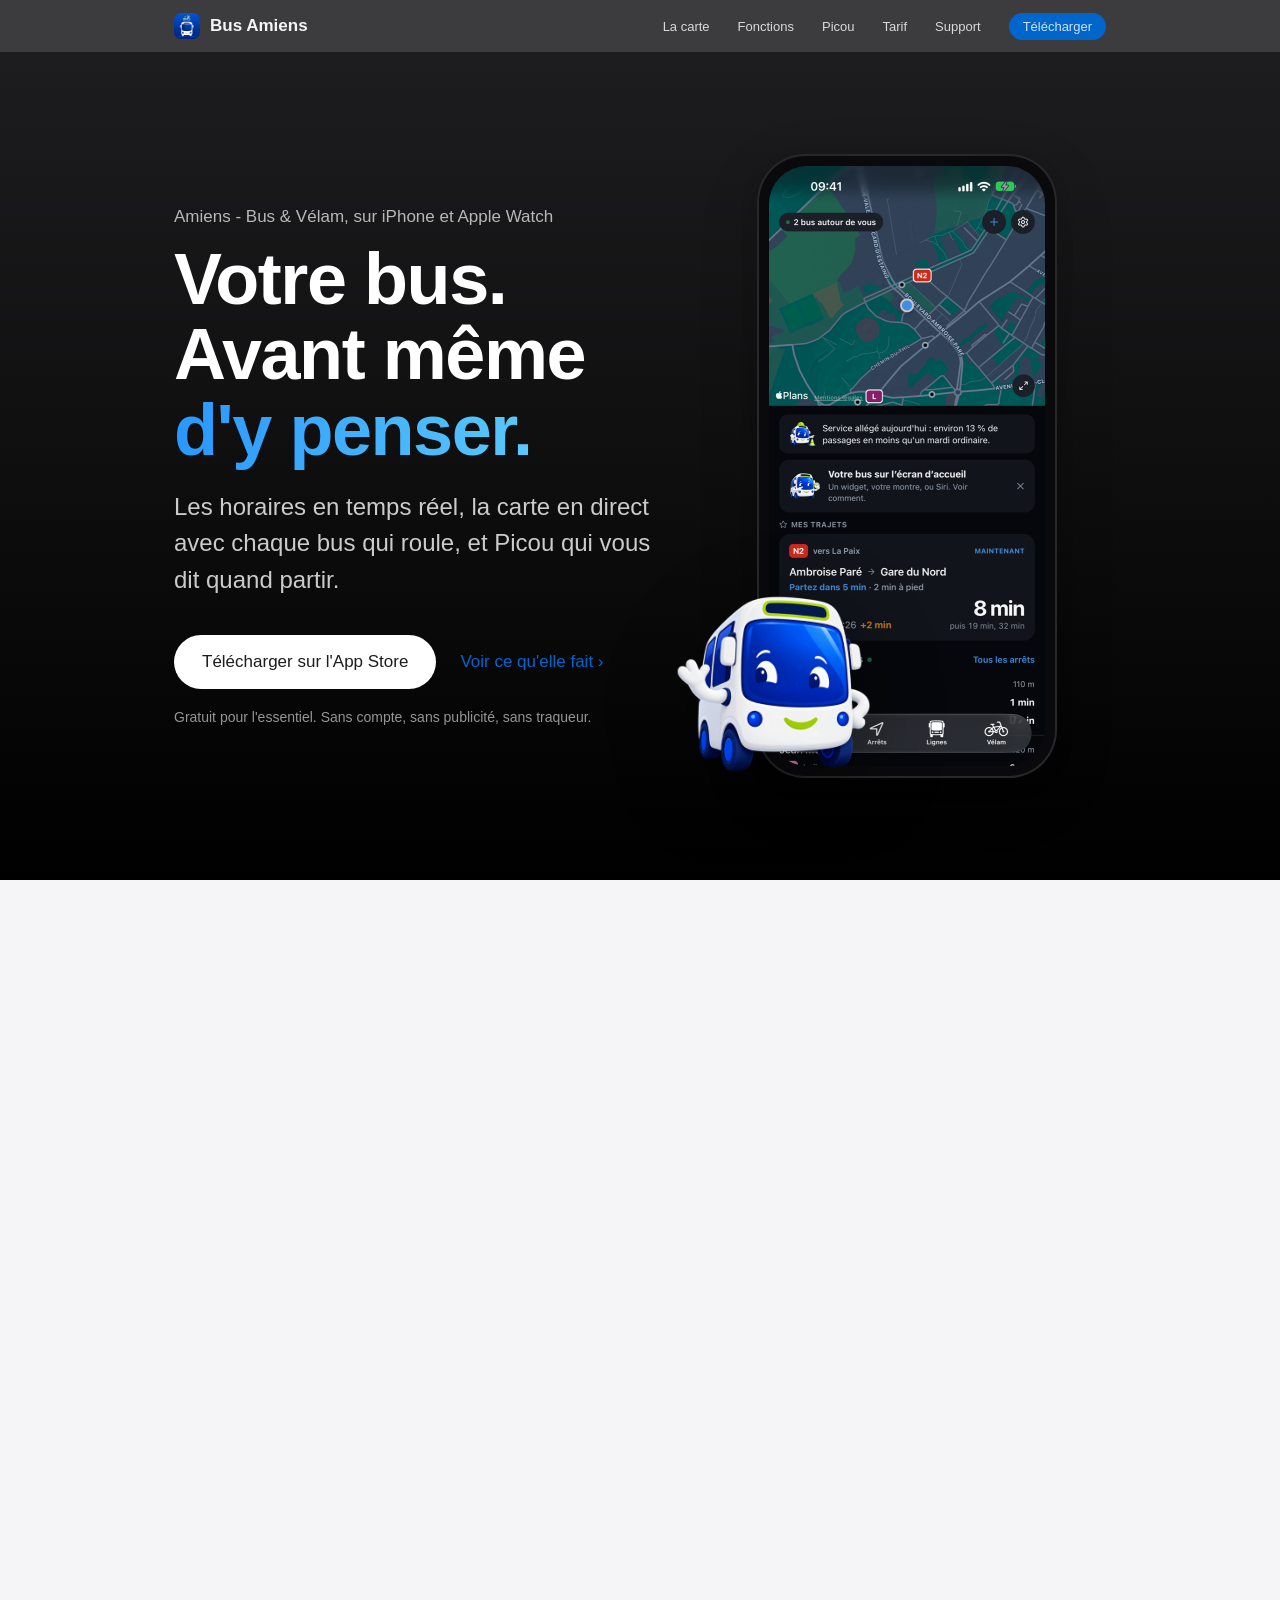
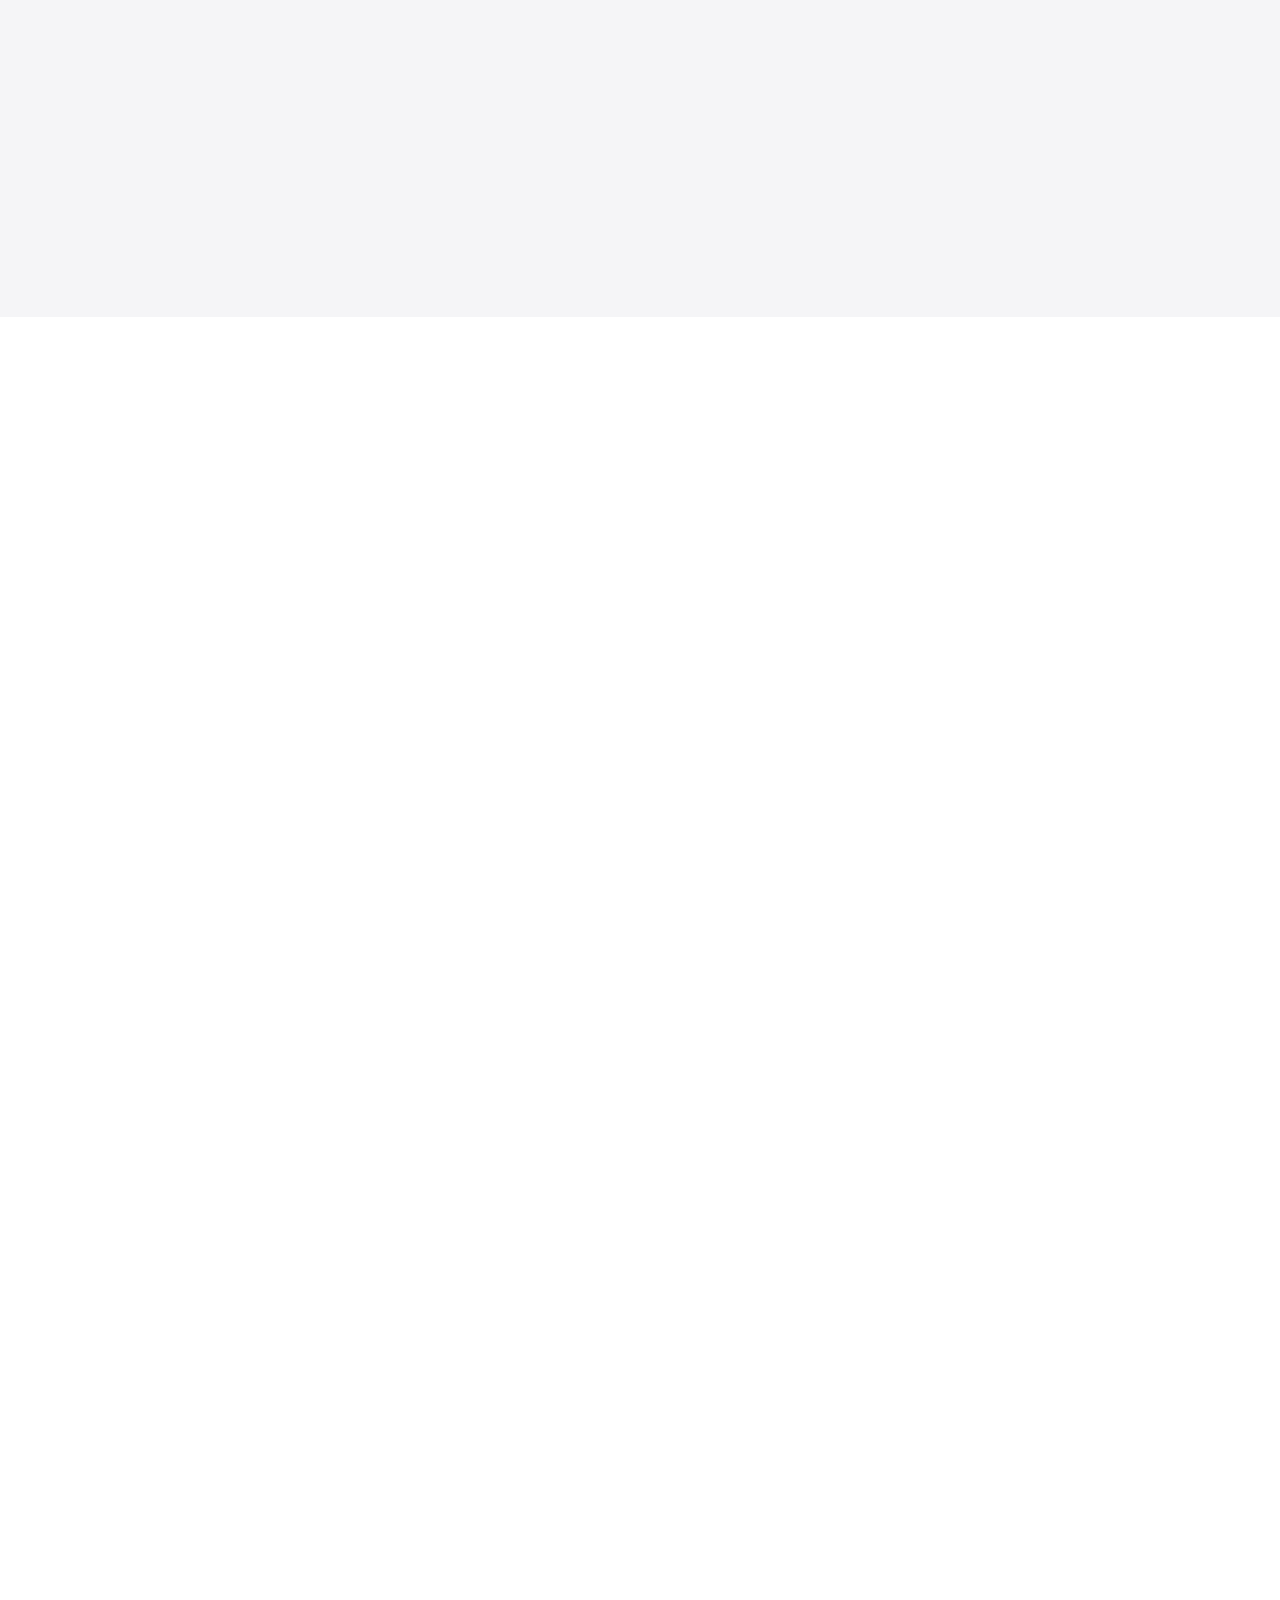
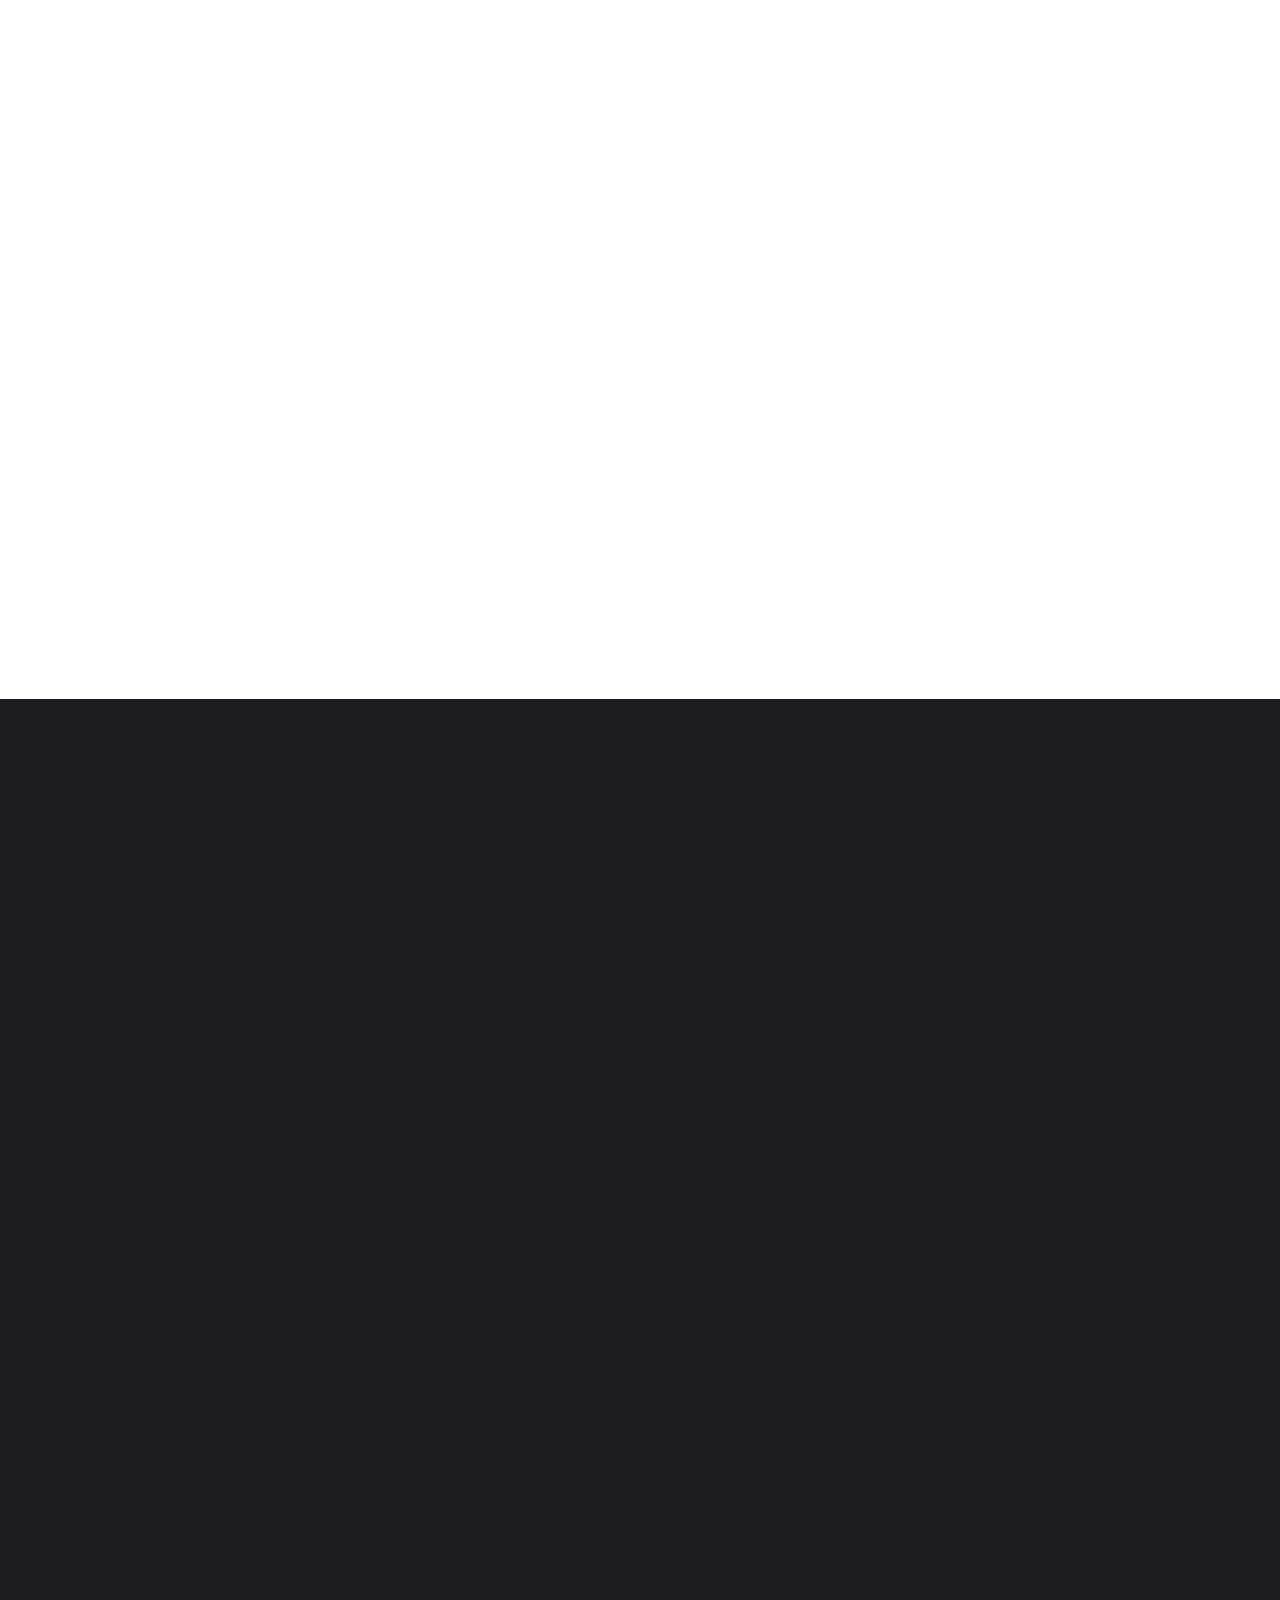
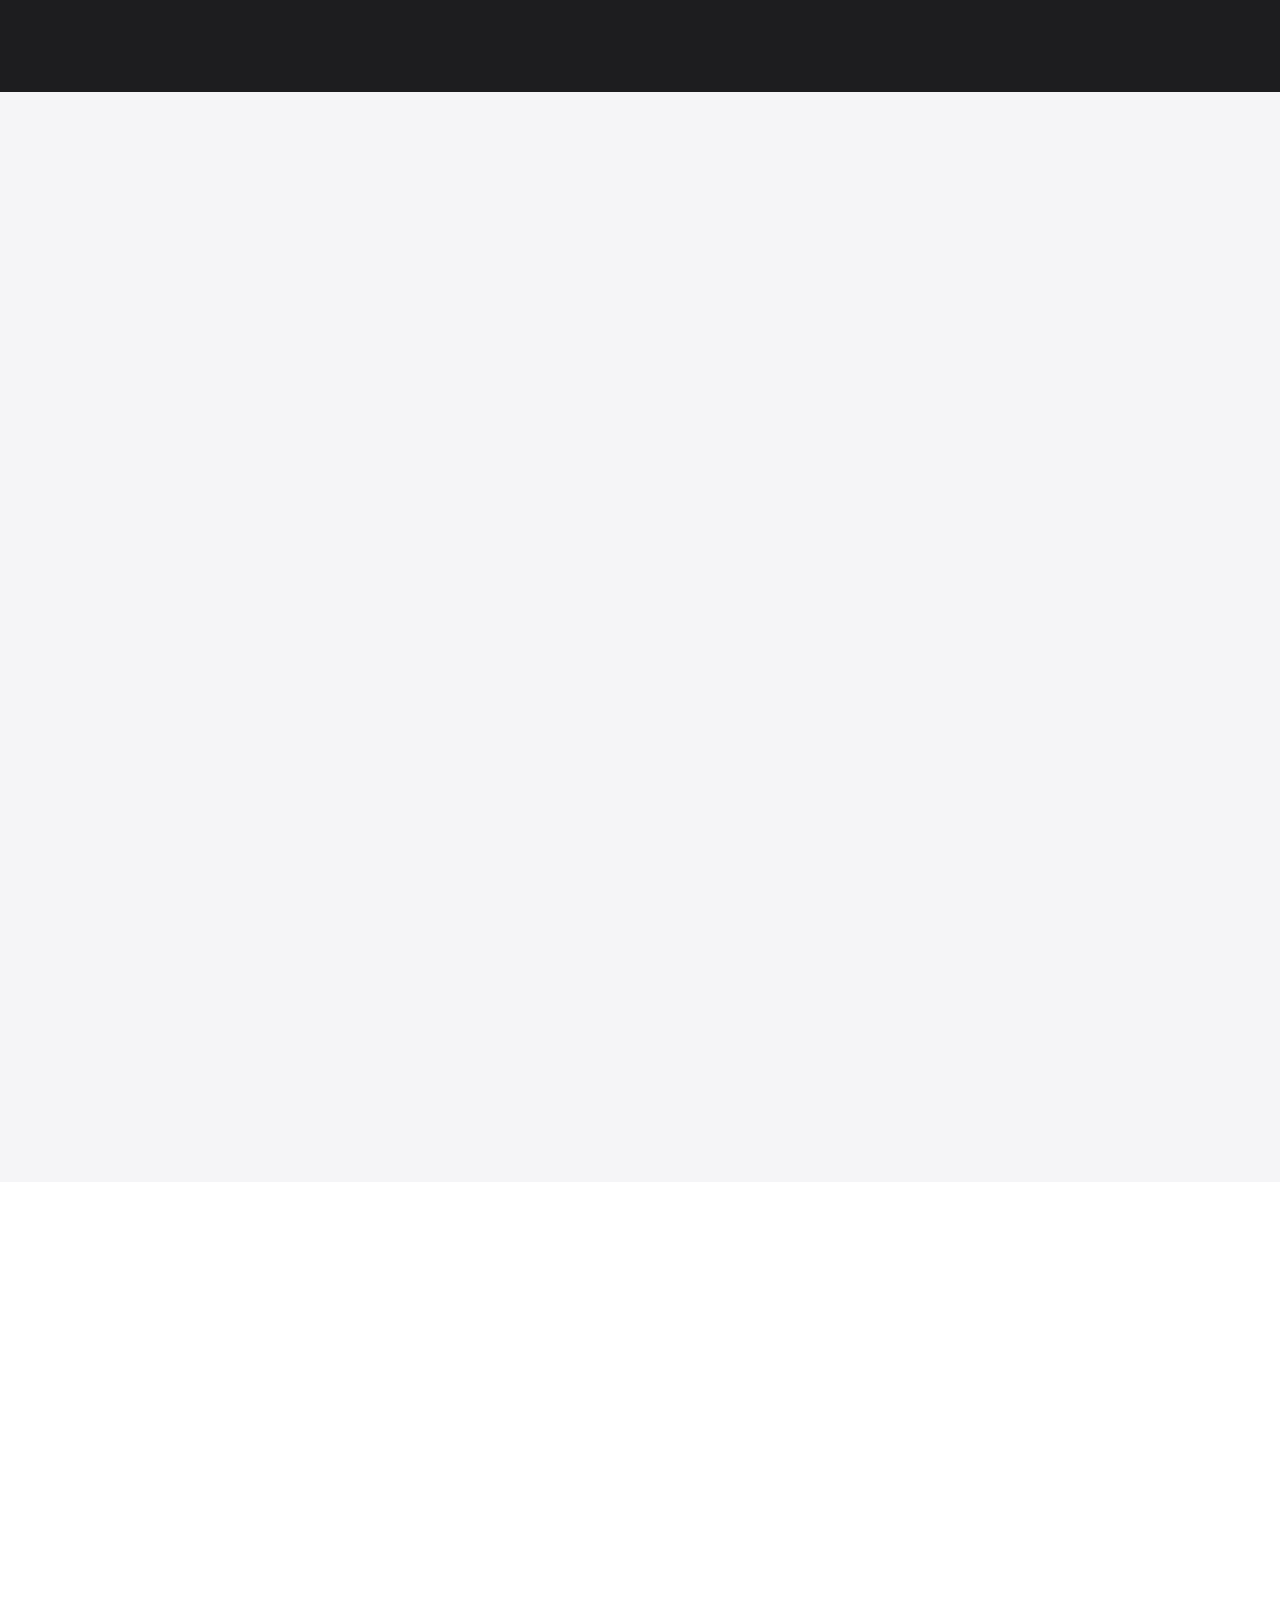
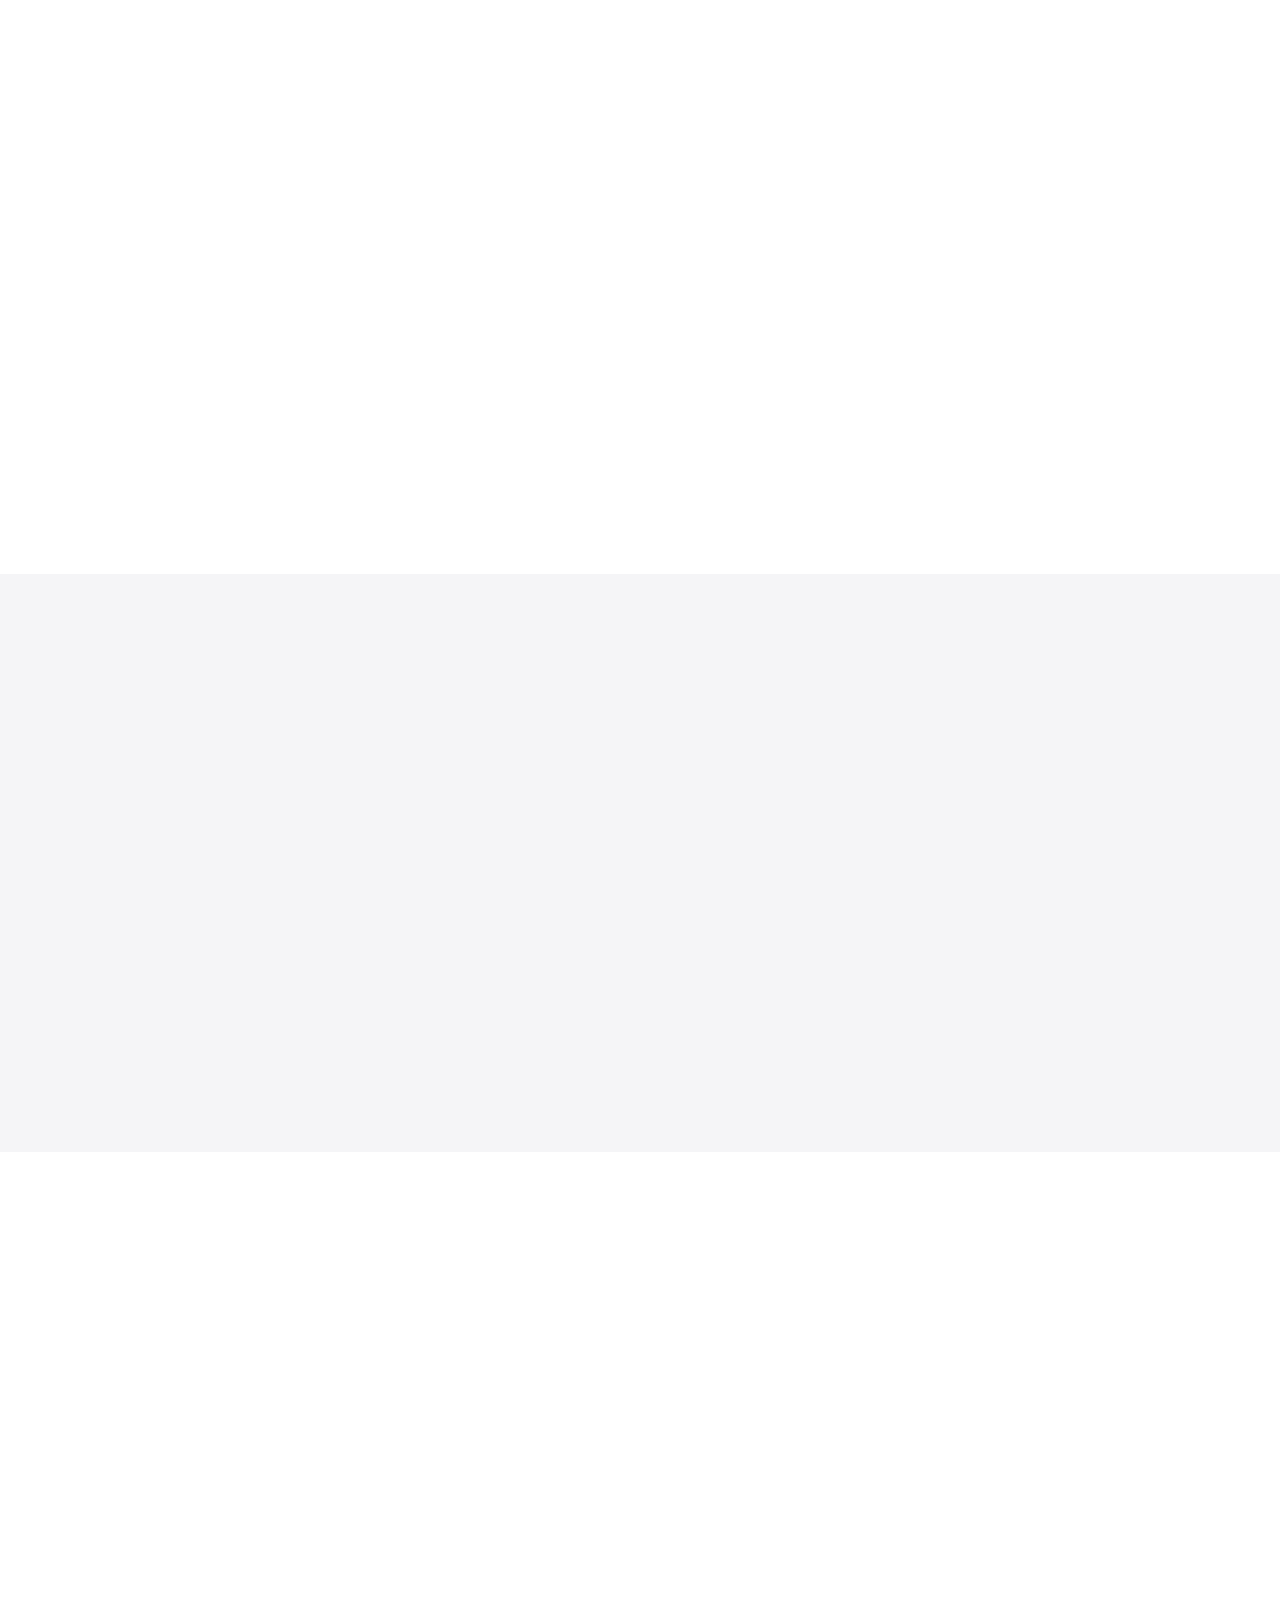
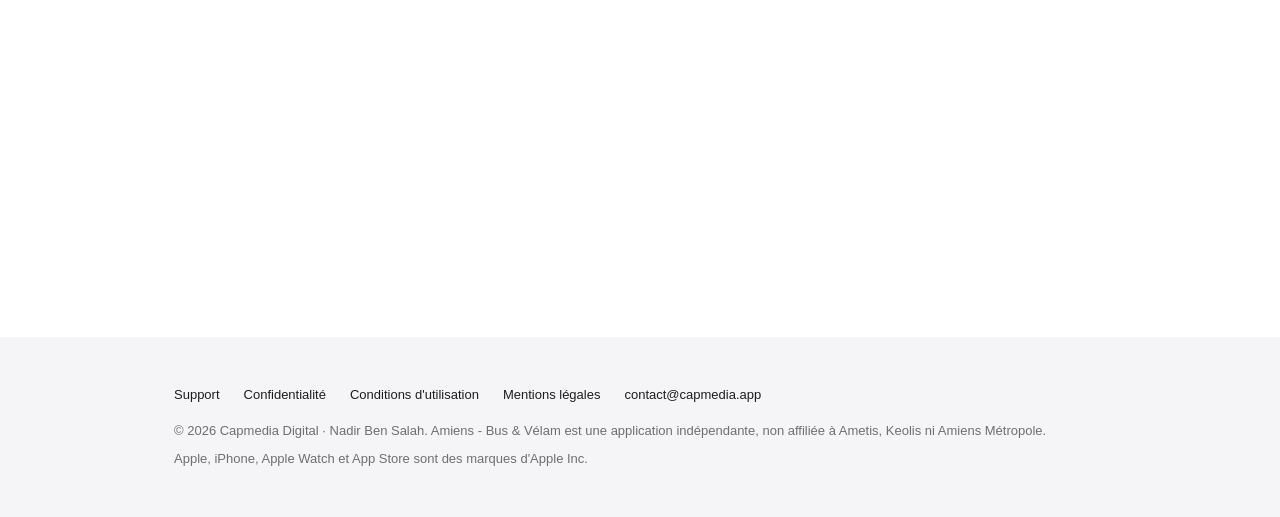
<file: index.html>
<!DOCTYPE html>
<html lang="fr">
<head>
  <meta charset="utf-8">
  <meta name="viewport" content="width=device-width, initial-scale=1">
  <meta http-equiv="Content-Security-Policy" content="default-src 'none'; img-src 'self'; style-src 'self'; script-src 'self'; base-uri 'none'; form-action 'none'">
  <meta name="referrer" content="strict-origin-when-cross-origin">

  <title>Bus Amiens : votre bus, avant même d'y penser</title>
  <meta name="description" content="Les horaires en temps réel des bus d'Amiens, la carte en direct avec chaque bus qui roule, et Picou, le compagnon qui vous dit quand partir. Sans compte, sans pub. Sur iPhone et Apple Watch.">
  <link rel="canonical" href="https://nadir-bensalah.github.io/bus-amiens-site/">

  <meta property="og:type" content="website">
  <meta property="og:site_name" content="Bus Amiens">
  <meta property="og:locale" content="fr_FR">
  <meta property="og:title" content="Bus Amiens : votre bus, avant même d'y penser">
  <meta property="og:description" content="Horaires en temps réel, carte en direct, et Picou qui vous dit quand partir. Sans compte, sans pub.">
  <meta property="og:url" content="https://nadir-bensalah.github.io/bus-amiens-site/">
  <meta property="og:image" content="https://nadir-bensalah.github.io/bus-amiens-site/assets/img/icone.png">
  <meta name="twitter:card" content="summary">

  <meta name="theme-color" content="#1D1D1F">
  <link rel="icon" href="assets/img/favicon.png" type="image/png">
  <link rel="apple-touch-icon" href="assets/img/apple-touch-icon.png">
  <link rel="stylesheet" href="assets/css/site.css">
  <script src="assets/js/site.js" defer></script>

  <script type="application/ld+json">
  {
    "@context": "https://schema.org",
    "@type": ["SoftwareApplication", "MobileApplication"],
    "name": "Amiens - Bus & Vélam",
    "alternateName": "Bus Amiens",
    "description": "Les horaires en temps réel des bus d'Amiens, la carte en direct, et Picou, le compagnon qui vous dit quand partir. Sans compte, sans publicité.",
    "url": "https://nadir-bensalah.github.io/bus-amiens-site/",
    "image": "https://nadir-bensalah.github.io/bus-amiens-site/assets/img/icone.png",
    "operatingSystem": "iOS 15.1 ou ultérieur",
    "applicationCategory": "TravelApplication",
    "inLanguage": "fr",
    "installUrl": "https://apps.apple.com/app/id6802407427",
    "countriesSupported": "FR",
    "publisher": { "@type": "Organization", "name": "Capmedia Digital", "email": "contact@capmedia.app" },
    "offers": {
      "@type": "AggregateOffer",
      "priceCurrency": "EUR",
      "lowPrice": "0",
      "highPrice": "3.99",
      "offerCount": "2",
      "offers": [
        { "@type": "Offer", "name": "Gratuit", "price": "0", "priceCurrency": "EUR", "description": "Horaires, temps réel, carte en direct, arrêts, lignes, Vélam et Picou, pour toujours." },
        { "@type": "Offer", "name": "Tout débloqué, à vie", "price": "3.99", "priceCurrency": "EUR", "description": "Partez à l'heure, réveil de descente, suivi sur l'écran verrouillé, widgets, Apple Watch, alertes. Un seul paiement." }
      ]
    }
  }
  </script>
</head>
<body>

<header class="nav">
  <div class="apple-content nav__inner">
    <a class="nav__brand" href="./"><img src="assets/img/icone.png" alt="" width="26" height="26">Bus Amiens</a>
    <ul class="nav__links">
      <li><a href="#carte">La carte</a></li>
      <li><a href="#fonctions">Fonctions</a></li>
      <li><a href="#picou">Picou</a></li>
      <li><a href="#tarif">Tarif</a></li>
      <li><a href="support.html">Support</a></li>
      <li><a class="nav__cta" href="https://apps.apple.com/app/id6802407427">Télécharger</a></li>
    </ul>
  </div>
</header>

<main>

  <section class="hero">
    <div class="apple-content hero__content">
      <div>
        <p class="hero__eyebrow">Amiens - Bus &amp; Vélam, sur iPhone et Apple Watch</p>
        <h1 class="hero__headline">Votre bus.<br>Avant même <span>d'y penser.</span></h1>
        <p class="hero__subtitle">Les horaires en temps réel, la carte en direct avec chaque bus qui roule, et Picou qui vous dit quand partir.</p>
        <div class="hero__cta">
          <a class="btn btn--light" href="https://apps.apple.com/app/id6802407427">Télécharger sur l'App Store</a>
          <a class="link-arrow" href="#fonctions">Voir ce qu'elle fait</a>
        </div>
        <p class="hero__note">Gratuit pour l'essentiel. Sans compte, sans publicité, sans traqueur.</p>
      </div>
      <div class="hero__visual">
        <div class="phone"><img src="assets/img/ecran-accueil-sombre.png" alt="L'accueil de l'application : la carte en direct en haut, puis le prochain départ du trajet enregistré avec l'heure à laquelle partir." width="1200" height="2608"></div>
        <img class="hero__mascotte" src="assets/img/mascotte-bienvenue.png" alt="" width="480" height="480">
      </div>
    </div>
  </section>

  <section id="carte" class="apple-section section--gray">
    <div class="apple-content">
      <div class="section__head reveal">
        <h2 class="section__title">La carte. En direct.</h2>
        <p class="section__lead">Chaque bus d'Amiens, représenté par Picou, avance sur la carte en temps réel. Vos lignes tracées dans leur couleur, vos arrêts encadrés. Un tap, et la carte prend tout l'écran.</p>
      </div>
      <div class="split reveal">
        <div class="split__visual"><div class="phone"><img src="assets/img/ecran-carte.png" alt="La carte en plein écran : le tracé rouge du N2, les arrêts encadrés, et les mascottes qui roulent." width="1200" height="2608"></div></div>
        <div class="split__text">
          <h3>Il est où, mon bus ?</h3>
          <p>Le réseau publie la position des bus toutes les quinze secondes. L'app les fait rouler entre deux, à leur vitesse, le long de leur ligne. On regarde un bus qui avance, pas un point qui saute.</p>
          <p>Touchez un arrêt : ses lignes, ses prochains passages, sans quitter la carte.</p>
        </div>
      </div>
    </div>
  </section>

  <section id="fonctions" class="apple-section">
    <div class="apple-content">
      <div class="section__head reveal">
        <h2 class="section__title">Partez à l'heure. Descendez au bon arrêt.</h2>
        <p class="section__lead">Les apps de transport donnent l'heure du bus. Celle-ci donne l'heure à laquelle fermer la porte.</p>
      </div>
      <div class="split split--reverse reveal">
        <div class="split__visual"><div class="phone"><img src="assets/img/ecran-trajet.png" alt="La fiche d'un trajet : les prochains départs avec l'heure d'arrivée, « Partez dans 2 min », le bouton Je cours et le réveil de descente." width="1200" height="2608"></div></div>
        <div class="split__text">
          <h3>« Partez dans 6 min. »</h3>
          <p>L'app sait où vous êtes, où est votre arrêt et quand passe votre bus. Elle compte le temps de marche, à votre allure, et vous dit quand partir. Une alerte sonne à l'heure de partir, pas à l'heure du bus.</p>
          <p>Si le prochain est trop juste, elle vise le suivant. Et le dit.</p>
        </div>
      </div>
      <div class="grid reveal">
        <article class="card">
          <img src="assets/img/mascotte-sommeil.png" alt="" width="96" height="96">
          <h3>Réveil de descente</h3>
          <p>Vous lisez, vous somnolez, vous avez des écouteurs : le téléphone vibre deux arrêts avant le vôtre, puis au dernier. Il suit le bus, écran éteint.</p>
          <span class="card__badge">Tout débloqué</span>
        </article>
        <article class="card">
          <img src="assets/img/mascotte-prochain-depart.png" alt="" width="96" height="96">
          <h3>Sur l'écran verrouillé</h3>
          <p>Le compte à rebours de votre bus, dans l'île dynamique et sur l'écran verrouillé. Il démarre tout seul à l'heure de votre trajet habituel.</p>
          <span class="card__badge">Tout débloqué</span>
        </article>
        <article class="card">
          <img src="assets/img/mascotte-notification.png" alt="" width="96" height="96">
          <h3>Alertes de passage</h3>
          <p>Prévenu avant le bus, aux jours et aux heures que vous choisissez. Une seule alerte par plage, jamais quarante.</p>
          <span class="card__badge">Tout débloqué</span>
        </article>
        <article class="card">
          <img src="assets/img/mascotte-localisation.png" alt="" width="96" height="96">
          <h3>Widgets</h3>
          <p>Votre prochain bus sur l'écran d'accueil, l'écran verrouillé, en mode En veille sur la table de nuit, et dans le Centre de contrôle. Un bouton pour le sens retour.</p>
          <span class="card__badge">Tout débloqué</span>
        </article>
        <article class="card">
          <img src="assets/img/mascotte-en-route.png" alt="" width="96" height="96">
          <h3>Apple Watch</h3>
          <p>Le prochain bus au poignet, jusque sur le cadran. Sans sortir le téléphone sous la pluie.</p>
          <span class="card__badge">Tout débloqué</span>
        </article>
        <article class="card">
          <img src="assets/img/mascotte-itineraire.png" alt="" width="96" height="96">
          <h3>Vos trajets, avec l'heure d'arrivée</h3>
          <p>Enregistrez le trajet que vous faites souvent. À chaque ouverture, le prochain départ dans votre sens, l'heure d'arrivée, et la correspondance s'il en faut une.</p>
          <span class="card__badge">Gratuit</span>
        </article>
      </div>
    </div>
  </section>

  <section id="picou" class="apple-section section--dark">
    <div class="apple-content">
      <div class="section__head reveal">
        <h2 class="section__title section__title--on-dark">Picou.</h2>
        <p class="section__lead">Un tableau d'horaires n'a pas d'âme. Picou, si.</p>
      </div>
      <div class="picou reveal">
        <img src="assets/img/mascotte-victoire.png" alt="Picou, le bus mascotte, les bras levés." width="480" height="480">
        <div class="picou__text">
          <h3>Il vous parle. Chaque jour.</h3>
          <p>Quand partir, s'il va pleuvoir avant votre bus, l'heure du dernier ce soir, le retard du jour, le dimanche où les bus sont rares. Écrit comme un ami d'Amiens, pas comme un panneau.</p>
          <p>Il a un nom, que vous pouvez changer. Et si vous lui donnez votre prénom, il vous dit bonjour avec.</p>
          <p>Il sait quand vous avez vraiment pris le bus, et il le fête. Le dimanche soir, il vous raconte votre semaine en bus.</p>
        </div>
      </div>
      <div class="quotes reveal">
        <blockquote class="quote">« Bonjour Nadir. Votre N2 passe à 7:52, partez dans 10 min. Vous avez le temps d'un café. »<small>7 h 36, un mardi</small></blockquote>
        <blockquote class="quote">« Averse vers 8:10. Votre N2 passe avant, vous rentrez sec. »<small>Quand il va pleuvoir</small></blockquote>
        <blockquote class="quote">« Dernier N2 à 23:40. Après, c'est le taxi ou la marche. »<small>Tard le soir</small></blockquote>
      </div>
    </div>
  </section>

  <section class="apple-section section--gray">
    <div class="apple-content">
      <div class="section__head reveal">
        <h2 class="section__title">Les arrêts autour de vous. Avec les heures.</h2>
        <p class="section__lead">Dès l'ouverture, les arrêts les plus proches et leurs prochains bus. Les horaires tiennent dans le téléphone : ils restent lisibles sans réseau. Internet ne sert qu'aux retards.</p>
      </div>
      <div class="split reveal">
        <div class="split__visual"><div class="phone"><img src="assets/img/ecran-arret.png" alt="La feuille d'un arrêt touché sur la carte : toutes ses lignes en pastilles, puis les prochains passages en temps réel." width="1200" height="2608"></div></div>
        <div class="split__text">
          <h3>Un arrêt, toutes ses lignes</h3>
          <p>Les 416 arrêts du réseau, les 42 lignes, les correspondances. Et les stations Vélam, avec les vélos et les places disponibles, pour le jour où le bus est loin.</p>
        </div>
      </div>
    </div>
  </section>

  <section id="tarif" class="apple-section">
    <div class="apple-content">
      <div class="section__head reveal">
        <h2 class="section__title">Gratuit pour l'essentiel.<br>3,99 € une fois pour le confort.</h2>
        <p class="section__lead">Pas d'abonnement. Pas de publicité. Un seul paiement, à vie, pour ce qui rend le bus plus doux.</p>
      </div>
      <div class="pricing reveal">
        <article class="price">
          <p class="price__name">Gratuit, pour toujours</p>
          <p class="price__amount">0 €</p>
          <p class="price__note">Tout ce qu'il faut pour prendre le bus.</p>
          <ul>
            <li>Les horaires et le temps réel</li>
            <li>La carte en direct, avec les bus</li>
            <li>Les arrêts autour de vous</li>
            <li>Les lignes et leurs parcours</li>
            <li>Deux trajets enregistrés</li>
            <li>Les stations Vélam</li>
            <li>Picou</li>
          </ul>
        </article>
        <article class="price price--accent">
          <p class="price__name">Tout débloqué, à vie</p>
          <p class="price__amount">3,99 € <small>une seule fois</small></p>
          <p class="price__note">14 jours offerts pour tout essayer.</p>
          <ul>
            <li>Partez à l'heure, et l'alerte qui va avec</li>
            <li>Réveil de descente</li>
            <li>Suivi sur l'écran verrouillé, qui démarre seul</li>
            <li>Widgets, En veille, Centre de contrôle</li>
            <li>Apple Watch et complication</li>
            <li>Alertes de passage</li>
            <li>Trajets illimités</li>
          </ul>
          <a class="btn" href="https://apps.apple.com/app/id6802407427">Télécharger</a>
        </article>
      </div>
    </div>
  </section>

  <section class="apple-section section--gray">
    <div class="apple-content">
      <div class="section__head reveal">
        <h2 class="section__title">Rien ne quitte votre téléphone.</h2>
        <p class="section__lead">Il n'y a pas de serveur. Pas de compte. Rien à collecter, donc rien de collecté.</p>
      </div>
      <div class="pillars reveal">
        <div class="pillar"><p class="pillar__num">0</p><h3>compte</h3><p>Ni inscription, ni identifiant. Vous ouvrez, ça marche.</p></div>
        <div class="pillar"><p class="pillar__num">0</p><h3>traqueur</h3><p>Aucune mesure d'audience, aucune publicité, rien de vendu à personne.</p></div>
        <div class="pillar"><p class="pillar__num">0</p><h3>position transmise</h3><p>Votre position sert à classer les arrêts et à vous dire quand partir. Elle reste dans le téléphone.</p></div>
      </div>
      <p class="section__lead section__more reveal"><a href="confidentialite.html" class="link-arrow">Lire la politique de confidentialité</a></p>
    </div>
  </section>

  <section class="apple-section">
    <div class="apple-content">
      <div class="section__head reveal">
        <h2 class="section__title">Questions.</h2>
      </div>
      <div class="faq reveal">
        <details>
          <summary>D'où viennent les horaires ?</summary>
          <p>Des données ouvertes publiées par Amiens Métropole sur transport.data.gouv.fr, sous Licence Ouverte 2.0 : horaires, lignes, arrêts, positions des bus et retards. L'application les affiche fidèlement. Elle n'est ni éditée, ni approuvée par Ametis, Keolis ou Amiens Métropole.</p>
        </details>
        <details>
          <summary>Ça marche sans réseau ?</summary>
          <p>Les horaires, les lignes et les arrêts sont dans le téléphone. Sans réseau, ils restent consultables. Seuls les retards et les positions des bus demandent une connexion.</p>
        </details>
        <details>
          <summary>Faut-il payer pour voir les horaires ?</summary>
          <p>Non, jamais. Les horaires, le temps réel, la carte, les arrêts, les lignes et Vélam sont gratuits pour toujours. Le paiement unique de 3,99 € ne porte que sur le confort : partez à l'heure, réveil, widgets, montre, alertes.</p>
        </details>
        <details>
          <summary>Comment l'app sait-elle quand je dois partir ?</summary>
          <p>Elle mesure la distance jusqu'à votre arrêt, compte le détour des rues et votre allure (réglable), garde une minute de marge, et compare au prochain bus que vous pouvez attraper. Si le premier est trop juste, elle vise le suivant.</p>
        </details>
        <details>
          <summary>Le réveil de descente utilise ma position en arrière-plan ?</summary>
          <p>Seulement quand vous l'activez, pour ce trajet, et il s'éteint seul à l'arrivée. L'indicateur bleu d'iOS reste visible pendant qu'il suit le bus. Rien n'est enregistré ni transmis.</p>
        </details>
        <details>
          <summary>Sur quels appareils ?</summary>
          <p>iPhone avec iOS 15.1 ou plus récent. Les widgets interactifs et le Centre de contrôle demandent iOS 17 et 18. Apple Watch avec watchOS 9 ou plus récent.</p>
        </details>
      </div>
    </div>
  </section>

</main>

<footer class="footer">
  <div class="apple-content">
    <ul class="footer__links">
      <li><a href="support.html">Support</a></li>
      <li><a href="confidentialite.html">Confidentialité</a></li>
      <li><a href="conditions.html">Conditions d'utilisation</a></li>
      <li><a href="mentions-legales.html">Mentions légales</a></li>
      <li><a href="mailto:contact@capmedia.app">contact@capmedia.app</a></li>
    </ul>
    <p>© 2026 Capmedia Digital · Nadir Ben Salah. Amiens - Bus &amp; Vélam est une application indépendante, non affiliée à Ametis, Keolis ni Amiens Métropole.</p>
    <p>Apple, iPhone, Apple Watch et App Store sont des marques d'Apple Inc.</p>
  </div>
</footer>

</body>
</html>
</file>
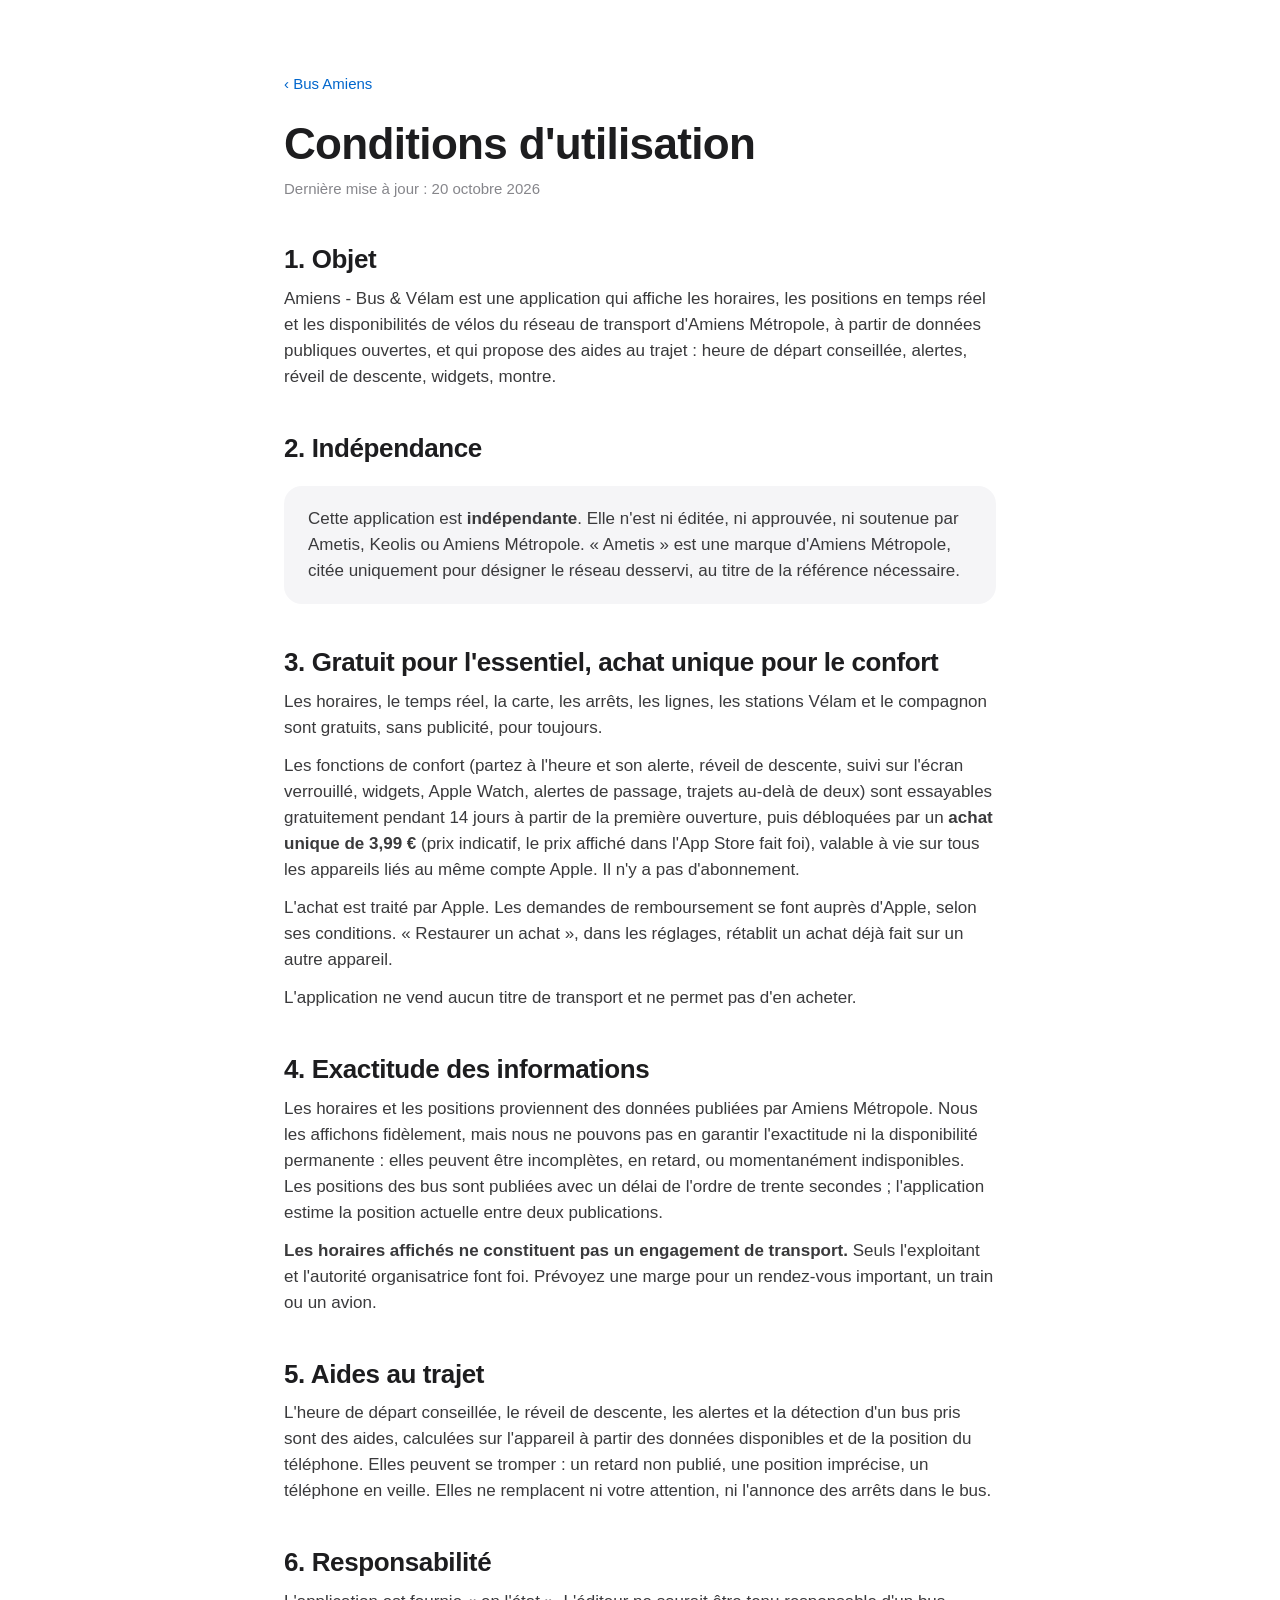
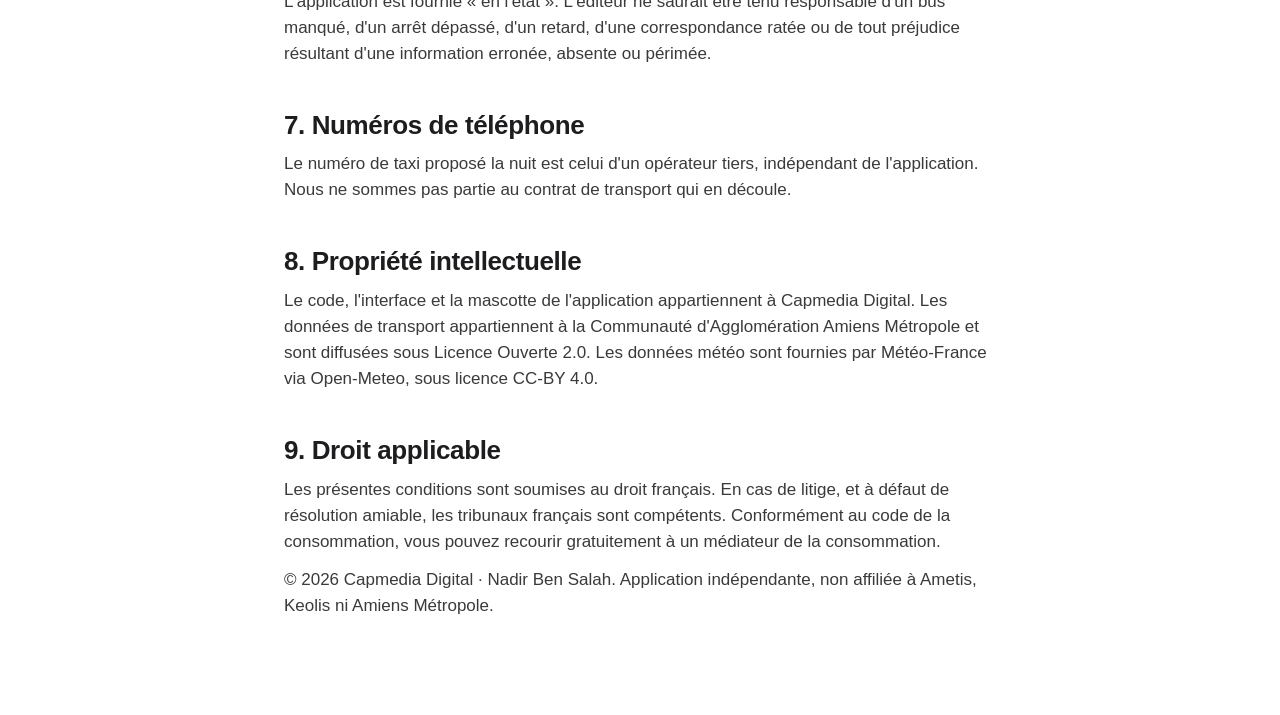
<file: conditions.html>
<!DOCTYPE html>
<html lang="fr">
<head>
  <meta charset="utf-8">
  <meta name="viewport" content="width=device-width, initial-scale=1">
  <meta http-equiv="Content-Security-Policy" content="default-src 'none'; img-src 'self'; style-src 'self'; base-uri 'none'; form-action 'none'">
  <title>Conditions d'utilisation, Amiens - Bus &amp; Vélam</title>
  <meta name="description" content="Les conditions d'utilisation de l'application Amiens - Bus & Vélam.">
  <link rel="canonical" href="https://nadir-bensalah.github.io/bus-amiens-site/conditions.html">
  <link rel="icon" href="assets/img/favicon.png" type="image/png">
  <link rel="stylesheet" href="assets/css/site.css">
</head>
<body>
<main class="legal">
<a class="back" href="./">‹ Bus Amiens</a>
<h1>Conditions d'utilisation</h1>
<p class="updated">Dernière mise à jour : 20 octobre 2026</p>

<h2>1. Objet</h2>
<p>Amiens - Bus &amp; Vélam est une application qui affiche les horaires, les positions en temps réel et les disponibilités de vélos du réseau de transport d'Amiens Métropole, à partir de données publiques ouvertes, et qui propose des aides au trajet : heure de départ conseillée, alertes, réveil de descente, widgets, montre.</p>

<h2>2. Indépendance</h2>
<div class="highlight">
  <p>Cette application est <strong>indépendante</strong>. Elle n'est ni éditée, ni approuvée, ni soutenue par Ametis, Keolis ou Amiens Métropole. « Ametis » est une marque d'Amiens Métropole, citée uniquement pour désigner le réseau desservi, au titre de la référence nécessaire.</p>
</div>

<h2>3. Gratuit pour l'essentiel, achat unique pour le confort</h2>
<p>Les horaires, le temps réel, la carte, les arrêts, les lignes, les stations Vélam et le compagnon sont gratuits, sans publicité, pour toujours.</p>
<p>Les fonctions de confort (partez à l'heure et son alerte, réveil de descente, suivi sur l'écran verrouillé, widgets, Apple Watch, alertes de passage, trajets au-delà de deux) sont essayables gratuitement pendant 14 jours à partir de la première ouverture, puis débloquées par un <strong>achat unique de 3,99 €</strong> (prix indicatif, le prix affiché dans l'App Store fait foi), valable à vie sur tous les appareils liés au même compte Apple. Il n'y a pas d'abonnement.</p>
<p>L'achat est traité par Apple. Les demandes de remboursement se font auprès d'Apple, selon ses conditions. « Restaurer un achat », dans les réglages, rétablit un achat déjà fait sur un autre appareil.</p>
<p>L'application ne vend aucun titre de transport et ne permet pas d'en acheter.</p>

<h2>4. Exactitude des informations</h2>
<p>Les horaires et les positions proviennent des données publiées par Amiens Métropole. Nous les affichons fidèlement, mais nous ne pouvons pas en garantir l'exactitude ni la disponibilité permanente : elles peuvent être incomplètes, en retard, ou momentanément indisponibles. Les positions des bus sont publiées avec un délai de l'ordre de trente secondes ; l'application estime la position actuelle entre deux publications.</p>
<p><strong>Les horaires affichés ne constituent pas un engagement de transport.</strong> Seuls l'exploitant et l'autorité organisatrice font foi. Prévoyez une marge pour un rendez-vous important, un train ou un avion.</p>

<h2>5. Aides au trajet</h2>
<p>L'heure de départ conseillée, le réveil de descente, les alertes et la détection d'un bus pris sont des aides, calculées sur l'appareil à partir des données disponibles et de la position du téléphone. Elles peuvent se tromper : un retard non publié, une position imprécise, un téléphone en veille. Elles ne remplacent ni votre attention, ni l'annonce des arrêts dans le bus.</p>

<h2>6. Responsabilité</h2>
<p>L'application est fournie « en l'état ». L'éditeur ne saurait être tenu responsable d'un bus manqué, d'un arrêt dépassé, d'un retard, d'une correspondance ratée ou de tout préjudice résultant d'une information erronée, absente ou périmée.</p>

<h2>7. Numéros de téléphone</h2>
<p>Le numéro de taxi proposé la nuit est celui d'un opérateur tiers, indépendant de l'application. Nous ne sommes pas partie au contrat de transport qui en découle.</p>

<h2>8. Propriété intellectuelle</h2>
<p>Le code, l'interface et la mascotte de l'application appartiennent à Capmedia Digital. Les données de transport appartiennent à la Communauté d'Agglomération Amiens Métropole et sont diffusées sous Licence Ouverte 2.0. Les données météo sont fournies par Météo-France via Open-Meteo, sous licence CC-BY 4.0.</p>

<h2>9. Droit applicable</h2>
<p>Les présentes conditions sont soumises au droit français. En cas de litige, et à défaut de résolution amiable, les tribunaux français sont compétents. Conformément au code de la consommation, vous pouvez recourir gratuitement à un médiateur de la consommation.</p>

<footer>
  <p>© 2026 Capmedia Digital · Nadir Ben Salah. Application indépendante, non affiliée à Ametis, Keolis ni Amiens Métropole.</p>
</footer>
</main>
</body>
</html>
</file>
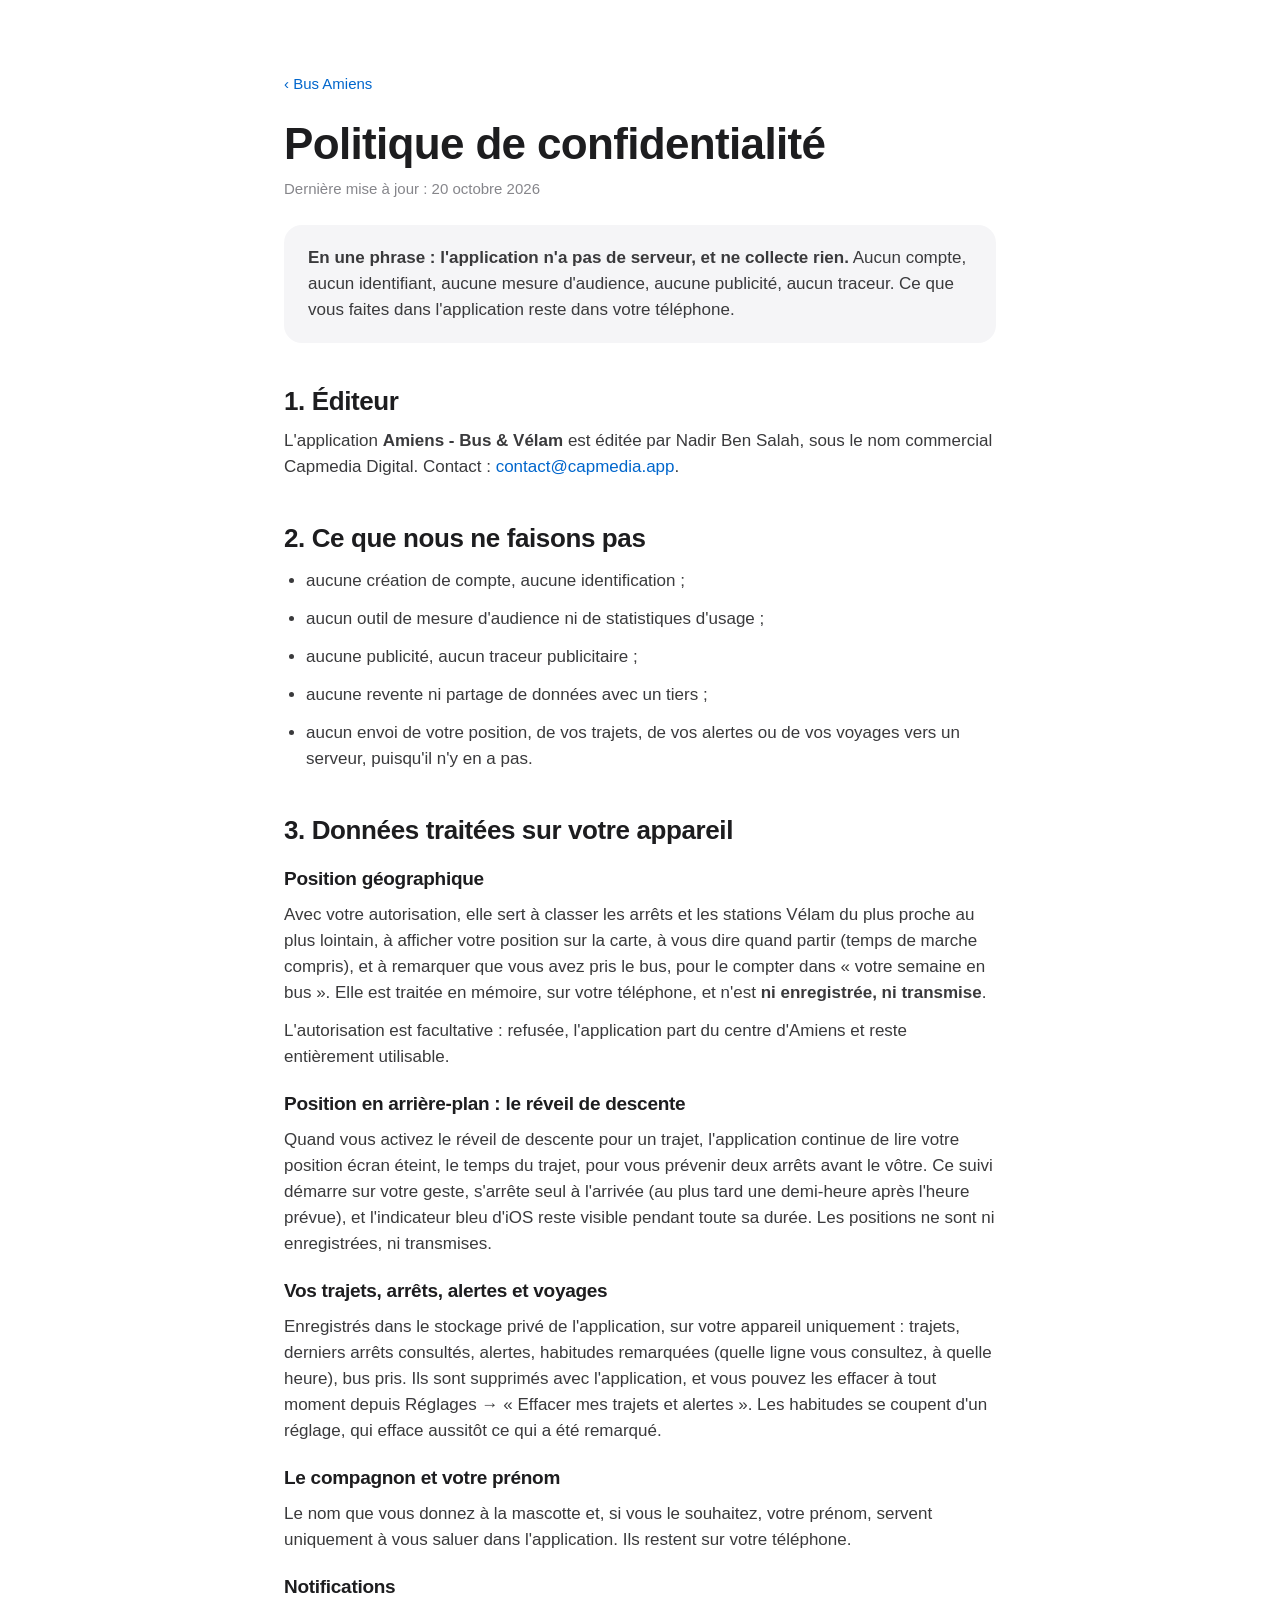
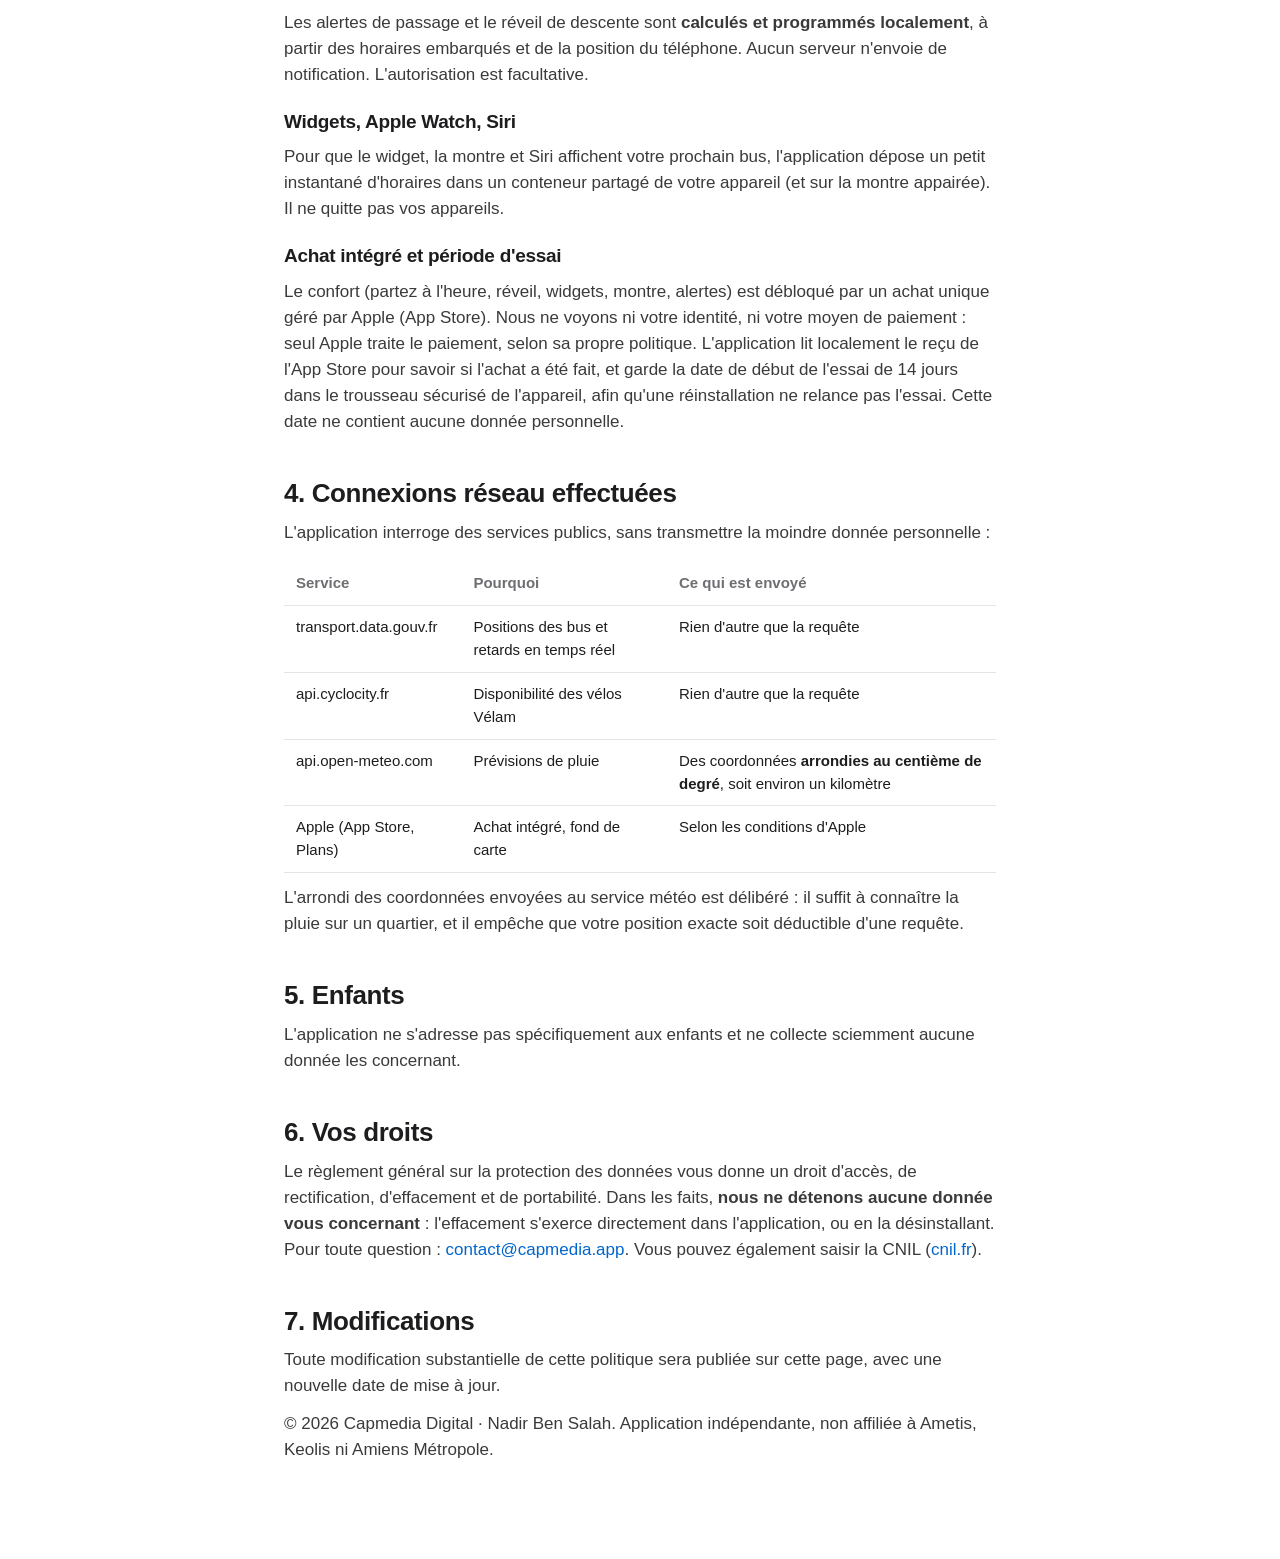
<file: confidentialite.html>
<!DOCTYPE html>
<html lang="fr">
<head>
  <meta charset="utf-8">
  <meta name="viewport" content="width=device-width, initial-scale=1">
  <meta http-equiv="Content-Security-Policy" content="default-src 'none'; img-src 'self'; style-src 'self'; base-uri 'none'; form-action 'none'">
  <title>Politique de confidentialité, Amiens - Bus &amp; Vélam</title>
  <meta name="description" content="Ce que l'application Amiens - Bus & Vélam fait de vos données : rien ne quitte votre téléphone.">
  <link rel="canonical" href="https://nadir-bensalah.github.io/bus-amiens-site/confidentialite.html">
  <link rel="icon" href="assets/img/favicon.png" type="image/png">
  <link rel="stylesheet" href="assets/css/site.css">
</head>
<body>
<main class="legal">
<a class="back" href="./">‹ Bus Amiens</a>
<h1>Politique de confidentialité</h1>
<p class="updated">Dernière mise à jour : 20 octobre 2026</p>

<div class="highlight">
  <p><strong>En une phrase : l'application n'a pas de serveur, et ne collecte rien.</strong> Aucun compte, aucun identifiant, aucune mesure d'audience, aucune publicité, aucun traceur. Ce que vous faites dans l'application reste dans votre téléphone.</p>
</div>

<h2>1. Éditeur</h2>
<p>L'application <strong>Amiens - Bus &amp; Vélam</strong> est éditée par Nadir Ben Salah, sous le nom commercial Capmedia Digital. Contact : <a href="mailto:contact@capmedia.app">contact@capmedia.app</a>.</p>

<h2>2. Ce que nous ne faisons pas</h2>
<ul>
  <li>aucune création de compte, aucune identification ;</li>
  <li>aucun outil de mesure d'audience ni de statistiques d'usage ;</li>
  <li>aucune publicité, aucun traceur publicitaire ;</li>
  <li>aucune revente ni partage de données avec un tiers ;</li>
  <li>aucun envoi de votre position, de vos trajets, de vos alertes ou de vos voyages vers un serveur, puisqu'il n'y en a pas.</li>
</ul>

<h2>3. Données traitées sur votre appareil</h2>

<h3>Position géographique</h3>
<p>Avec votre autorisation, elle sert à classer les arrêts et les stations Vélam du plus proche au plus lointain, à afficher votre position sur la carte, à vous dire quand partir (temps de marche compris), et à remarquer que vous avez pris le bus, pour le compter dans « votre semaine en bus ». Elle est traitée en mémoire, sur votre téléphone, et n'est <strong>ni enregistrée, ni transmise</strong>.</p>
<p>L'autorisation est facultative : refusée, l'application part du centre d'Amiens et reste entièrement utilisable.</p>

<h3>Position en arrière-plan : le réveil de descente</h3>
<p>Quand vous activez le réveil de descente pour un trajet, l'application continue de lire votre position écran éteint, le temps du trajet, pour vous prévenir deux arrêts avant le vôtre. Ce suivi démarre sur votre geste, s'arrête seul à l'arrivée (au plus tard une demi-heure après l'heure prévue), et l'indicateur bleu d'iOS reste visible pendant toute sa durée. Les positions ne sont ni enregistrées, ni transmises.</p>

<h3>Vos trajets, arrêts, alertes et voyages</h3>
<p>Enregistrés dans le stockage privé de l'application, sur votre appareil uniquement : trajets, derniers arrêts consultés, alertes, habitudes remarquées (quelle ligne vous consultez, à quelle heure), bus pris. Ils sont supprimés avec l'application, et vous pouvez les effacer à tout moment depuis Réglages → « Effacer mes trajets et alertes ». Les habitudes se coupent d'un réglage, qui efface aussitôt ce qui a été remarqué.</p>

<h3>Le compagnon et votre prénom</h3>
<p>Le nom que vous donnez à la mascotte et, si vous le souhaitez, votre prénom, servent uniquement à vous saluer dans l'application. Ils restent sur votre téléphone.</p>

<h3>Notifications</h3>
<p>Les alertes de passage et le réveil de descente sont <strong>calculés et programmés localement</strong>, à partir des horaires embarqués et de la position du téléphone. Aucun serveur n'envoie de notification. L'autorisation est facultative.</p>

<h3>Widgets, Apple Watch, Siri</h3>
<p>Pour que le widget, la montre et Siri affichent votre prochain bus, l'application dépose un petit instantané d'horaires dans un conteneur partagé de votre appareil (et sur la montre appairée). Il ne quitte pas vos appareils.</p>

<h3>Achat intégré et période d'essai</h3>
<p>Le confort (partez à l'heure, réveil, widgets, montre, alertes) est débloqué par un achat unique géré par Apple (App Store). Nous ne voyons ni votre identité, ni votre moyen de paiement : seul Apple traite le paiement, selon sa propre politique. L'application lit localement le reçu de l'App Store pour savoir si l'achat a été fait, et garde la date de début de l'essai de 14 jours dans le trousseau sécurisé de l'appareil, afin qu'une réinstallation ne relance pas l'essai. Cette date ne contient aucune donnée personnelle.</p>

<h2>4. Connexions réseau effectuées</h2>
<p>L'application interroge des services publics, sans transmettre la moindre donnée personnelle :</p>
<table>
  <thead><tr><th>Service</th><th>Pourquoi</th><th>Ce qui est envoyé</th></tr></thead>
  <tbody>
    <tr><td>transport.data.gouv.fr</td><td>Positions des bus et retards en temps réel</td><td>Rien d'autre que la requête</td></tr>
    <tr><td>api.cyclocity.fr</td><td>Disponibilité des vélos Vélam</td><td>Rien d'autre que la requête</td></tr>
    <tr><td>api.open-meteo.com</td><td>Prévisions de pluie</td><td>Des coordonnées <strong>arrondies au centième de degré</strong>, soit environ un kilomètre</td></tr>
    <tr><td>Apple (App Store, Plans)</td><td>Achat intégré, fond de carte</td><td>Selon les conditions d'Apple</td></tr>
  </tbody>
</table>
<p>L'arrondi des coordonnées envoyées au service météo est délibéré : il suffit à connaître la pluie sur un quartier, et il empêche que votre position exacte soit déductible d'une requête.</p>

<h2>5. Enfants</h2>
<p>L'application ne s'adresse pas spécifiquement aux enfants et ne collecte sciemment aucune donnée les concernant.</p>

<h2>6. Vos droits</h2>
<p>Le règlement général sur la protection des données vous donne un droit d'accès, de rectification, d'effacement et de portabilité. Dans les faits, <strong>nous ne détenons aucune donnée vous concernant</strong> : l'effacement s'exerce directement dans l'application, ou en la désinstallant. Pour toute question : <a href="mailto:contact@capmedia.app">contact@capmedia.app</a>. Vous pouvez également saisir la CNIL (<a href="https://www.cnil.fr" rel="noopener">cnil.fr</a>).</p>

<h2>7. Modifications</h2>
<p>Toute modification substantielle de cette politique sera publiée sur cette page, avec une nouvelle date de mise à jour.</p>

<footer>
  <p>© 2026 Capmedia Digital · Nadir Ben Salah. Application indépendante, non affiliée à Ametis, Keolis ni Amiens Métropole.</p>
</footer>
</main>
</body>
</html>
</file>
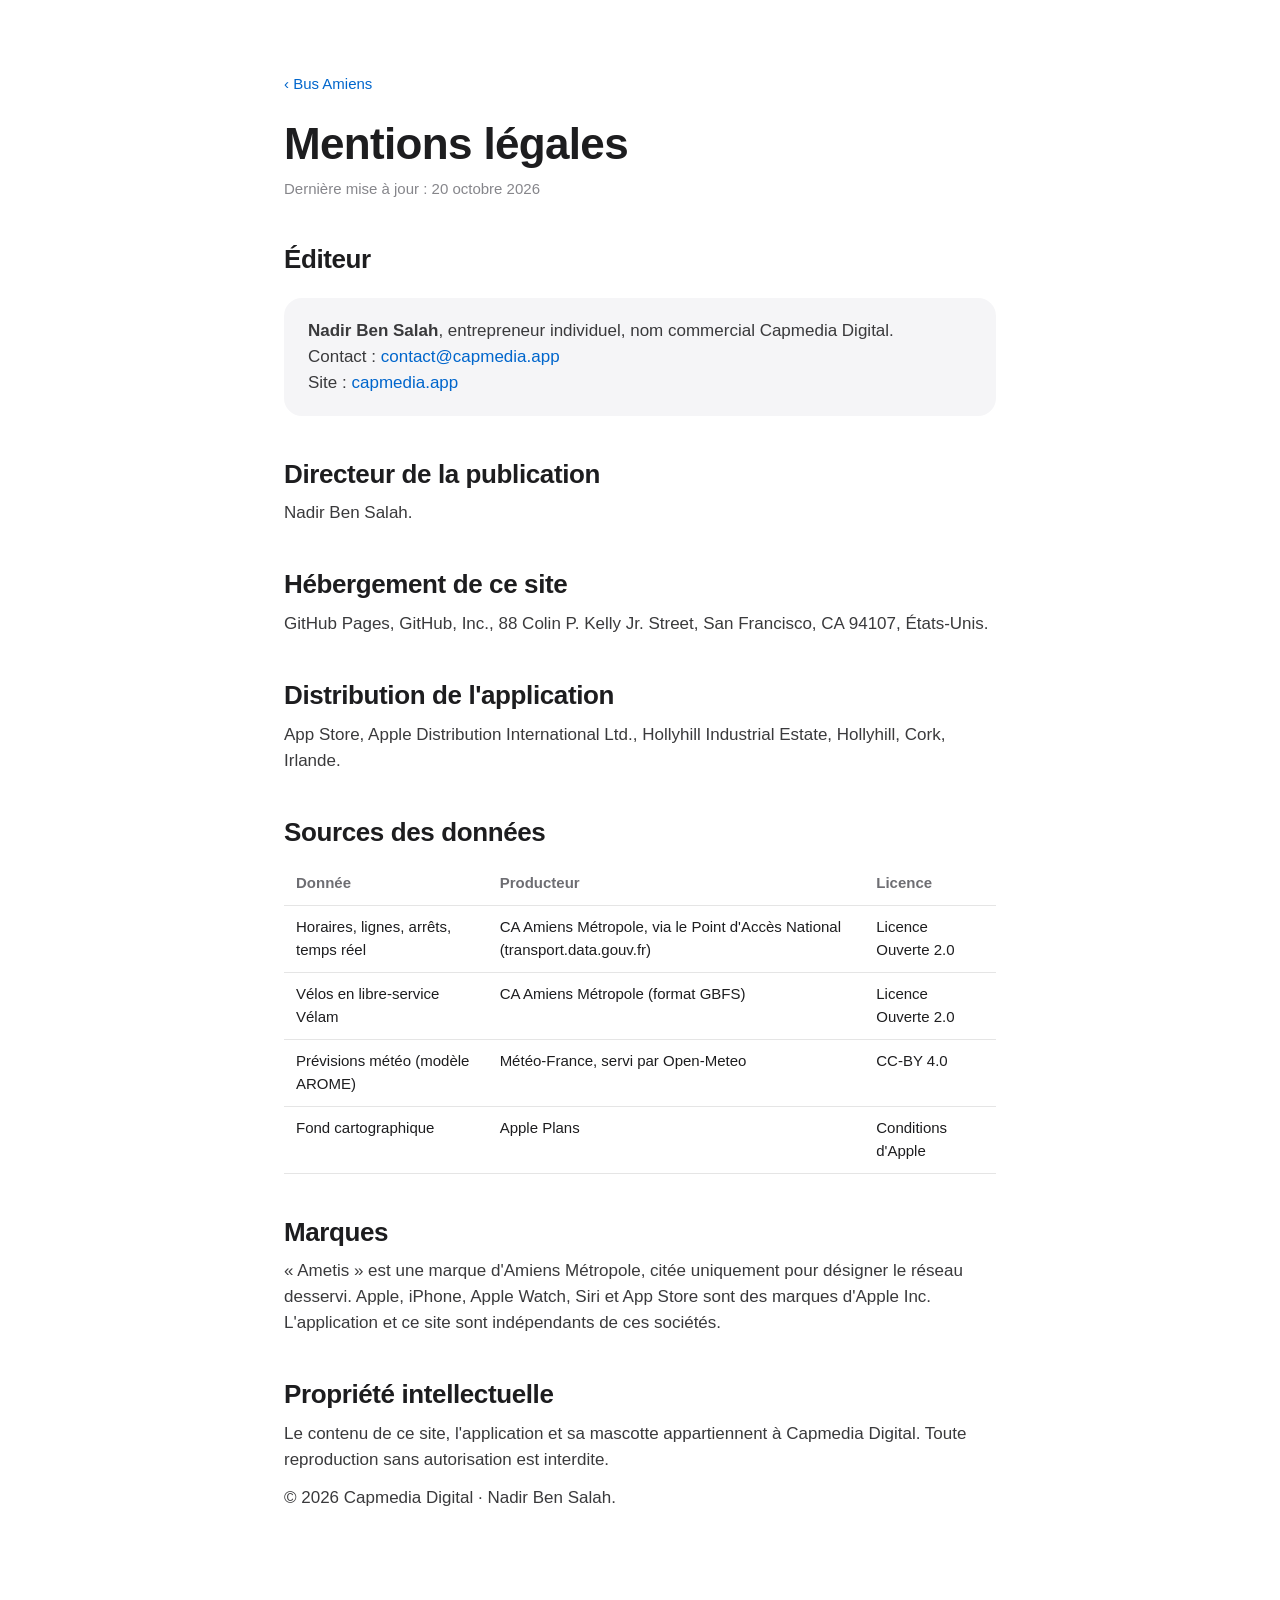
<file: mentions-legales.html>
<!DOCTYPE html>
<html lang="fr">
<head>
  <meta charset="utf-8">
  <meta name="viewport" content="width=device-width, initial-scale=1">
  <meta http-equiv="Content-Security-Policy" content="default-src 'none'; img-src 'self'; style-src 'self'; base-uri 'none'; form-action 'none'">
  <title>Mentions légales, Amiens - Bus &amp; Vélam</title>
  <meta name="description" content="Éditeur, hébergement et sources des données de l'application Amiens - Bus & Vélam.">
  <link rel="canonical" href="https://nadir-bensalah.github.io/bus-amiens-site/mentions-legales.html">
  <link rel="icon" href="assets/img/favicon.png" type="image/png">
  <link rel="stylesheet" href="assets/css/site.css">
</head>
<body>
<main class="legal">
<a class="back" href="./">‹ Bus Amiens</a>
<h1>Mentions légales</h1>
<p class="updated">Dernière mise à jour : 20 octobre 2026</p>

<h2>Éditeur</h2>
<div class="highlight">
  <p><strong>Nadir Ben Salah</strong>, entrepreneur individuel, nom commercial Capmedia Digital.<br>
  Contact : <a href="mailto:contact@capmedia.app">contact@capmedia.app</a><br>
  Site : <a href="https://capmedia.app">capmedia.app</a></p>
</div>

<h2>Directeur de la publication</h2>
<p>Nadir Ben Salah.</p>

<h2>Hébergement de ce site</h2>
<p>GitHub Pages, GitHub, Inc., 88 Colin P. Kelly Jr. Street, San Francisco, CA 94107, États-Unis.</p>

<h2>Distribution de l'application</h2>
<p>App Store, Apple Distribution International Ltd., Hollyhill Industrial Estate, Hollyhill, Cork, Irlande.</p>

<h2>Sources des données</h2>
<table>
  <thead><tr><th>Donnée</th><th>Producteur</th><th>Licence</th></tr></thead>
  <tbody>
    <tr><td>Horaires, lignes, arrêts, temps réel</td><td>CA Amiens Métropole, via le Point d'Accès National (transport.data.gouv.fr)</td><td>Licence Ouverte 2.0</td></tr>
    <tr><td>Vélos en libre-service Vélam</td><td>CA Amiens Métropole (format GBFS)</td><td>Licence Ouverte 2.0</td></tr>
    <tr><td>Prévisions météo (modèle AROME)</td><td>Météo-France, servi par Open-Meteo</td><td>CC-BY 4.0</td></tr>
    <tr><td>Fond cartographique</td><td>Apple Plans</td><td>Conditions d'Apple</td></tr>
  </tbody>
</table>

<h2>Marques</h2>
<p>« Ametis » est une marque d'Amiens Métropole, citée uniquement pour désigner le réseau desservi. Apple, iPhone, Apple Watch, Siri et App Store sont des marques d'Apple Inc. L'application et ce site sont indépendants de ces sociétés.</p>

<h2>Propriété intellectuelle</h2>
<p>Le contenu de ce site, l'application et sa mascotte appartiennent à Capmedia Digital. Toute reproduction sans autorisation est interdite.</p>

<footer>
  <p>© 2026 Capmedia Digital · Nadir Ben Salah.</p>
</footer>
</main>
</body>
</html>
</file>
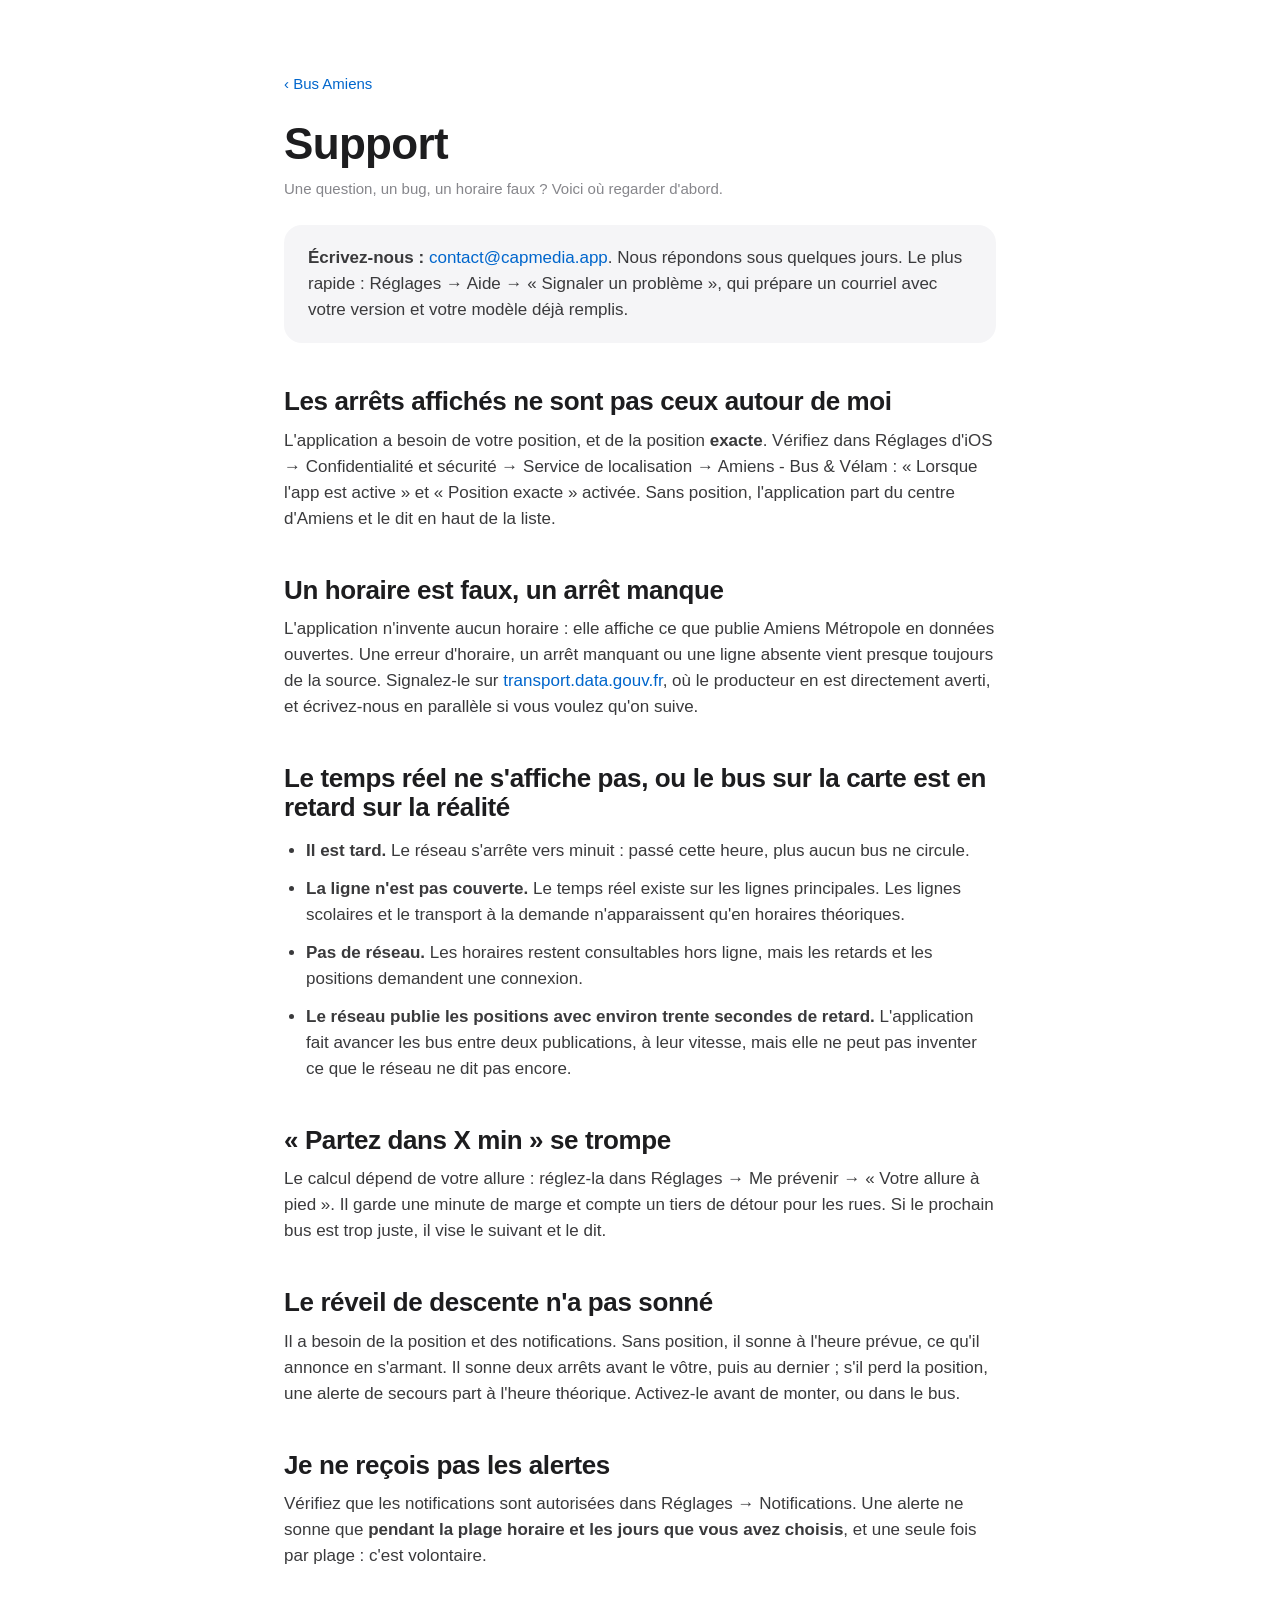
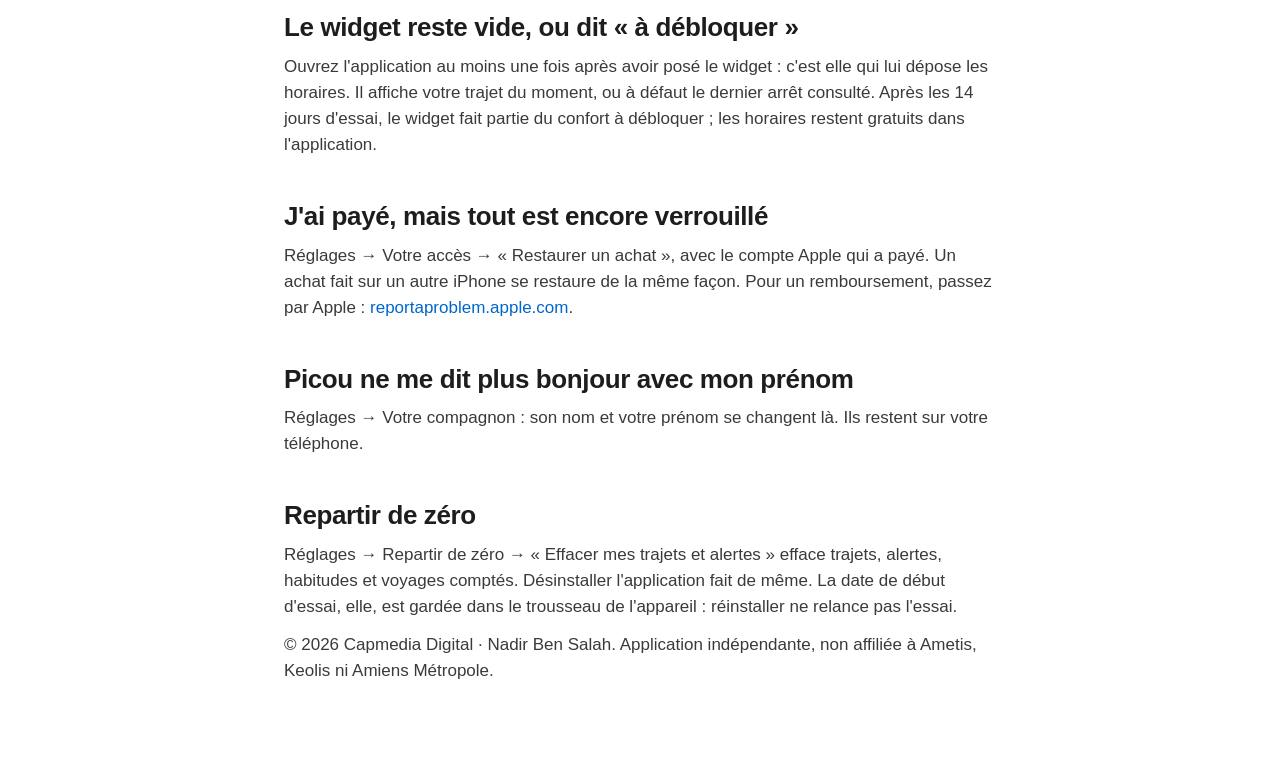
<file: support.html>
<!DOCTYPE html>
<html lang="fr">
<head>
  <meta charset="utf-8">
  <meta name="viewport" content="width=device-width, initial-scale=1">
  <meta http-equiv="Content-Security-Policy" content="default-src 'none'; img-src 'self'; style-src 'self'; base-uri 'none'; form-action 'none'">
  <title>Support, Amiens - Bus &amp; Vélam</title>
  <meta name="description" content="Une question, un bug, un horaire faux ? Les réponses aux questions les plus fréquentes, et comment nous écrire.">
  <link rel="canonical" href="https://nadir-bensalah.github.io/bus-amiens-site/support.html">
  <link rel="icon" href="assets/img/favicon.png" type="image/png">
  <link rel="stylesheet" href="assets/css/site.css">
</head>
<body>
<main class="legal">
<a class="back" href="./">‹ Bus Amiens</a>
<h1>Support</h1>
<p class="updated">Une question, un bug, un horaire faux ? Voici où regarder d'abord.</p>

<div class="highlight">
  <p><strong>Écrivez-nous :</strong> <a href="mailto:contact@capmedia.app">contact@capmedia.app</a>. Nous répondons sous quelques jours. Le plus rapide : Réglages → Aide → « Signaler un problème », qui prépare un courriel avec votre version et votre modèle déjà remplis.</p>
</div>

<h2>Les arrêts affichés ne sont pas ceux autour de moi</h2>
<p>L'application a besoin de votre position, et de la position <strong>exacte</strong>. Vérifiez dans Réglages d'iOS → Confidentialité et sécurité → Service de localisation → Amiens - Bus &amp; Vélam : « Lorsque l'app est active » et « Position exacte » activée. Sans position, l'application part du centre d'Amiens et le dit en haut de la liste.</p>

<h2>Un horaire est faux, un arrêt manque</h2>
<p>L'application n'invente aucun horaire : elle affiche ce que publie Amiens Métropole en données ouvertes. Une erreur d'horaire, un arrêt manquant ou une ligne absente vient presque toujours de la source. Signalez-le sur <a href="https://transport.data.gouv.fr/datasets/ametis" rel="noopener">transport.data.gouv.fr</a>, où le producteur en est directement averti, et écrivez-nous en parallèle si vous voulez qu'on suive.</p>

<h2>Le temps réel ne s'affiche pas, ou le bus sur la carte est en retard sur la réalité</h2>
<ul>
  <li><strong>Il est tard.</strong> Le réseau s'arrête vers minuit : passé cette heure, plus aucun bus ne circule.</li>
  <li><strong>La ligne n'est pas couverte.</strong> Le temps réel existe sur les lignes principales. Les lignes scolaires et le transport à la demande n'apparaissent qu'en horaires théoriques.</li>
  <li><strong>Pas de réseau.</strong> Les horaires restent consultables hors ligne, mais les retards et les positions demandent une connexion.</li>
  <li><strong>Le réseau publie les positions avec environ trente secondes de retard.</strong> L'application fait avancer les bus entre deux publications, à leur vitesse, mais elle ne peut pas inventer ce que le réseau ne dit pas encore.</li>
</ul>

<h2>« Partez dans X min » se trompe</h2>
<p>Le calcul dépend de votre allure : réglez-la dans Réglages → Me prévenir → « Votre allure à pied ». Il garde une minute de marge et compte un tiers de détour pour les rues. Si le prochain bus est trop juste, il vise le suivant et le dit.</p>

<h2>Le réveil de descente n'a pas sonné</h2>
<p>Il a besoin de la position et des notifications. Sans position, il sonne à l'heure prévue, ce qu'il annonce en s'armant. Il sonne deux arrêts avant le vôtre, puis au dernier ; s'il perd la position, une alerte de secours part à l'heure théorique. Activez-le avant de monter, ou dans le bus.</p>

<h2>Je ne reçois pas les alertes</h2>
<p>Vérifiez que les notifications sont autorisées dans Réglages → Notifications. Une alerte ne sonne que <strong>pendant la plage horaire et les jours que vous avez choisis</strong>, et une seule fois par plage : c'est volontaire.</p>

<h2>Le widget reste vide, ou dit « à débloquer »</h2>
<p>Ouvrez l'application au moins une fois après avoir posé le widget : c'est elle qui lui dépose les horaires. Il affiche votre trajet du moment, ou à défaut le dernier arrêt consulté. Après les 14 jours d'essai, le widget fait partie du confort à débloquer ; les horaires restent gratuits dans l'application.</p>

<h2>J'ai payé, mais tout est encore verrouillé</h2>
<p>Réglages → Votre accès → « Restaurer un achat », avec le compte Apple qui a payé. Un achat fait sur un autre iPhone se restaure de la même façon. Pour un remboursement, passez par Apple : <a href="https://reportaproblem.apple.com" rel="noopener">reportaproblem.apple.com</a>.</p>

<h2>Picou ne me dit plus bonjour avec mon prénom</h2>
<p>Réglages → Votre compagnon : son nom et votre prénom se changent là. Ils restent sur votre téléphone.</p>

<h2>Repartir de zéro</h2>
<p>Réglages → Repartir de zéro → « Effacer mes trajets et alertes » efface trajets, alertes, habitudes et voyages comptés. Désinstaller l'application fait de même. La date de début d'essai, elle, est gardée dans le trousseau de l'appareil : réinstaller ne relance pas l'essai.</p>

<footer>
  <p>© 2026 Capmedia Digital · Nadir Ben Salah. Application indépendante, non affiliée à Ametis, Keolis ni Amiens Métropole.</p>
</footer>
</main>
</body>
</html>
</file>
<file: assets/css/site.css>
/* Bus Amiens, site vitrine. Langage apple.com : espace, typographie, retenue. */

:root {
  --apple-bg-white: #FFFFFF;
  --apple-bg-dark: #1D1D1F;
  --apple-bg-light-gray: #F5F5F7;
  --apple-bg-elevated: #FBFBFD;
  --apple-text-primary: #1D1D1F;
  --apple-text-secondary: #6E6E73;
  --apple-text-tertiary: #86868B;
  --apple-text-on-dark: #F5F5F7;
  --apple-text-white: #FFFFFF;
  --apple-link-blue: #0066CC;
  --apple-link-blue-hover: #0077ED;
  --apple-accent-green: #2D8C3C;
  --bus-bleu: #1B5FA8;
  --bus-vert: #8DC63F;

  --apple-section-gap: 100px;
  --apple-section-gap-sm: 80px;
  --apple-section-gap-lg: 120px;
  --apple-component-gap-sm: 16px;
  --apple-component-gap-md: 32px;
  --apple-component-gap-lg: 48px;
  --apple-card-padding: 32px;
  --apple-content-max-width: 980px;
  --apple-content-max-width-lg: 1200px;

  --apple-weight-title: 600;
  --apple-weight-title-bold: 700;
  --apple-weight-body: 400;
  --apple-weight-body-medium: 500;

  --apple-radius-card: 18px;
  --apple-radius-card-lg: 20px;
  --apple-radius-button: 980px;
  --apple-radius-badge: 8px;

  --apple-shadow-card: 0 2px 8px rgba(0, 0, 0, 0.04), 0 8px 24px rgba(0, 0, 0, 0.08);
  --apple-shadow-hover: 0 4px 12px rgba(0, 0, 0, 0.06), 0 12px 32px rgba(0, 0, 0, 0.12);
  --apple-shadow-modal: 0 8px 20px rgba(0, 0, 0, 0.08), 0 20px 60px rgba(0, 0, 0, 0.16);

  --apple-gradient-text-blue: linear-gradient(90deg, #2997FF, #5AC8FA);
  --apple-gradient-text-green: linear-gradient(90deg, #30D158, #00C7BE);
  --apple-gradient-bg-light: linear-gradient(180deg, #FBFBFD 0%, #F5F5F7 100%);
  --apple-gradient-bg-dark: linear-gradient(180deg, #1D1D1F 0%, #000000 100%);

  --apple-tracking-en-title: -0.015em;
  --apple-tracking-en-title-tight: -0.02em;
  --apple-leading-title: 1.1;
  --apple-leading-title-tight: 1.05;
  --apple-leading-body: 1.53;

  --font-stack: -apple-system, BlinkMacSystemFont, "SF Pro Display", "SF Pro Text", "Helvetica Neue", Helvetica, Arial, sans-serif;
}

*, *::before, *::after { box-sizing: border-box; }
html { scroll-behavior: smooth; -webkit-text-size-adjust: 100%; }
body {
  margin: 0;
  font-family: var(--font-stack);
  font-weight: var(--apple-weight-body);
  line-height: var(--apple-leading-body);
  color: var(--apple-text-primary);
  background: var(--apple-bg-white);
  -webkit-font-smoothing: antialiased;
}
img { max-width: 100%; height: auto; display: block; }
a { color: var(--apple-link-blue); text-decoration: none; }
a:hover { text-decoration: underline; }
h1, h2, h3 { margin: 0; line-height: var(--apple-leading-title); letter-spacing: var(--apple-tracking-en-title); }
p { margin: 0; }

.apple-content {
  width: 100%;
  max-width: var(--apple-content-max-width);
  margin: 0 auto;
  padding: 0 24px;
}
@media (min-width: 1440px) { .apple-content { max-width: var(--apple-content-max-width-lg); } }
@media (max-width: 733px) { .apple-content { padding: 0 20px; } }

.apple-section { padding: var(--apple-section-gap) 0; }
.apple-section--spacious { padding: var(--apple-section-gap-lg) 0; }
.section--gray { background: var(--apple-bg-light-gray); }
.section--dark { background: var(--apple-bg-dark); color: var(--apple-text-on-dark); }
.section--dark a { color: #2997FF; }
@media (max-width: 733px) {
  .apple-section { padding: 60px 0; }
  .apple-section--spacious { padding: 72px 0; }
}

/* Navigation */
.nav {
  position: sticky;
  top: 0;
  z-index: 10;
  background: rgba(29, 29, 31, 0.86);
  -webkit-backdrop-filter: saturate(180%) blur(20px);
  backdrop-filter: saturate(180%) blur(20px);
  color: var(--apple-text-on-dark);
}
.nav__inner {
  display: flex;
  align-items: center;
  justify-content: space-between;
  gap: 24px;
  height: 52px;
}
.nav__brand { display: flex; align-items: center; gap: 10px; color: inherit; font-weight: var(--apple-weight-title); font-size: 17px; }
.nav__brand:hover { text-decoration: none; }
.nav__brand img { width: 26px; height: 26px; border-radius: 7px; }
.nav__links { display: flex; align-items: center; gap: 28px; list-style: none; margin: 0; padding: 0; }
.nav__links a { color: rgba(245, 245, 247, 0.85); font-size: 13px; }
.nav__links a:hover { color: #fff; text-decoration: none; }
.nav__cta {
  font-size: 13px;
  padding: 6px 14px;
  border-radius: var(--apple-radius-button);
  background: var(--apple-link-blue);
  color: #fff;
}
.nav__cta:hover { background: var(--apple-link-blue-hover); text-decoration: none; color: #fff; }
@media (max-width: 733px) { .nav__links li:not(:last-child) { display: none; } }

/* Boutons */
.btn {
  display: inline-flex;
  align-items: center;
  justify-content: center;
  gap: 8px;
  padding: 14px 28px;
  border-radius: var(--apple-radius-button);
  font-size: 17px;
  font-weight: var(--apple-weight-body-medium);
  background: var(--apple-link-blue);
  color: #fff;
  transition: background 0.2s ease, transform 0.2s ease;
}
.btn:hover { background: var(--apple-link-blue-hover); text-decoration: none; color: #fff; transform: translateY(-1px); }
.btn--light { background: #fff; color: var(--apple-text-primary); }
.btn--light:hover { background: #f0f0f2; color: var(--apple-text-primary); }
.link-arrow { font-size: 17px; font-weight: var(--apple-weight-body-medium); }
.link-arrow::after { content: " ›"; }

/* Héros */
.hero {
  position: relative;
  min-height: 92vh;
  display: flex;
  align-items: center;
  background: var(--apple-gradient-bg-dark);
  color: var(--apple-text-white);
  overflow: hidden;
}
.hero__content {
  display: grid;
  grid-template-columns: 1.1fr 0.9fr;
  align-items: center;
  gap: 48px;
  padding-top: 72px;
  padding-bottom: 72px;
}
.hero__eyebrow { font-size: 17px; color: rgba(245, 245, 247, 0.72); font-weight: var(--apple-weight-body-medium); }
.hero__headline {
  font-size: 72px;
  font-weight: var(--apple-weight-title-bold);
  line-height: var(--apple-leading-title-tight);
  letter-spacing: var(--apple-tracking-en-title-tight);
  margin-top: 12px;
}
.hero__headline span {
  background: var(--apple-gradient-text-blue);
  -webkit-background-clip: text;
  -webkit-text-fill-color: transparent;
  background-clip: text;
}
.hero__subtitle { font-size: 24px; color: rgba(245, 245, 247, 0.82); margin-top: 20px; max-width: 540px; }
.hero__cta { display: flex; align-items: center; gap: 24px; margin-top: 36px; flex-wrap: wrap; }
.hero__note { font-size: 14px; color: rgba(245, 245, 247, 0.6); margin-top: 18px; }
.hero__visual { position: relative; display: flex; justify-content: center; }
.hero__mascotte { position: absolute; width: 210px; left: -40px; bottom: -10px; filter: drop-shadow(0 20px 40px rgba(0, 0, 0, 0.45)); }
@media (max-width: 1067px) {
  .hero__headline { font-size: 56px; }
  .hero__content { grid-template-columns: 1fr; text-align: center; }
  .hero__subtitle { margin: 20px auto 0; }
  .hero__cta { justify-content: center; }
  .hero__mascotte { left: 0; width: 160px; }
}
@media (max-width: 733px) {
  .hero { min-height: auto; }
  .hero__headline { font-size: 44px; }
  .hero__subtitle { font-size: 19px; }
  .hero__mascotte { width: 130px; bottom: -6px; }
}

/* Téléphone */
.phone {
  width: 300px;
  padding: 12px;
  border-radius: 48px;
  background: #0a0a0c;
  box-shadow: var(--apple-shadow-modal), inset 0 0 0 2px rgba(255, 255, 255, 0.12);
}
.phone img { border-radius: 38px; }
.phone--sm { width: 240px; padding: 10px; border-radius: 40px; }
.phone--sm img { border-radius: 32px; }
@media (max-width: 733px) { .phone { width: 250px; } .phone--sm { width: 210px; } }

/* Titres de section */
.section__head { text-align: center; max-width: 720px; margin: 0 auto; }
.section__title { font-size: 48px; font-weight: var(--apple-weight-title-bold); }
.section__title--on-dark { color: var(--apple-text-white); }
.section__more { text-align: center; margin-top: 40px; }
.section__lead { font-size: 21px; color: var(--apple-text-secondary); margin-top: var(--apple-component-gap-sm); }
.section--dark .section__lead { color: rgba(245, 245, 247, 0.72); }
@media (max-width: 733px) { .section__title { font-size: 34px; } .section__lead { font-size: 18px; } }

/* Deux colonnes texte + visuel */
.split {
  display: grid;
  grid-template-columns: 1fr 1fr;
  gap: 64px;
  align-items: center;
  margin-top: var(--apple-component-gap-lg);
}
.split--reverse > :first-child { order: 2; }
.split__text h3 { font-size: 32px; font-weight: var(--apple-weight-title-bold); }
.split__text p { font-size: 19px; color: var(--apple-text-secondary); margin-top: 14px; }
.section--dark .split__text p { color: rgba(245, 245, 247, 0.72); }
.split__visual { display: flex; justify-content: center; }
@media (max-width: 1067px) {
  .split { grid-template-columns: 1fr; gap: 36px; text-align: center; }
  .split--reverse > :first-child { order: 0; }
}

/* Cartes de fonctions */
.grid {
  display: grid;
  grid-template-columns: repeat(3, 1fr);
  gap: 24px;
  margin-top: var(--apple-component-gap-lg);
}
.card {
  background: var(--apple-bg-white);
  border-radius: var(--apple-radius-card-lg);
  padding: var(--apple-card-padding);
  box-shadow: var(--apple-shadow-card);
  transition: transform 0.3s ease, box-shadow 0.3s ease;
}
.card:hover { transform: translateY(-4px); box-shadow: var(--apple-shadow-hover); }
.card img { width: 96px; height: 96px; object-fit: contain; }
.card h3 { font-size: 24px; font-weight: var(--apple-weight-title-bold); margin-top: 18px; }
.card p { font-size: 17px; color: var(--apple-text-secondary); margin-top: 10px; }
.card__badge {
  display: inline-block;
  margin-top: 16px;
  font-size: 12px;
  font-weight: var(--apple-weight-title);
  letter-spacing: 0.04em;
  text-transform: uppercase;
  color: var(--apple-link-blue);
  background: rgba(0, 102, 204, 0.08);
  border-radius: var(--apple-radius-badge);
  padding: 4px 8px;
}
@media (max-width: 1067px) { .grid { grid-template-columns: repeat(2, 1fr); } }
@media (max-width: 733px) { .grid { grid-template-columns: 1fr; } }

/* Picou */
.quotes { display: grid; grid-template-columns: repeat(3, 1fr); gap: 20px; margin-top: var(--apple-component-gap-lg); }
.quote {
  background: rgba(255, 255, 255, 0.06);
  border-radius: var(--apple-radius-card);
  padding: 24px 26px;
  font-size: 19px;
  line-height: 1.4;
  color: var(--apple-text-on-dark);
}
.quote small { display: block; margin-top: 12px; font-size: 13px; color: rgba(245, 245, 247, 0.55); letter-spacing: 0.04em; text-transform: uppercase; }
.picou { display: grid; grid-template-columns: 320px 1fr; gap: 56px; align-items: center; margin-top: var(--apple-component-gap-lg); }
.picou img { width: 320px; filter: drop-shadow(0 24px 48px rgba(0, 0, 0, 0.5)); }
.picou__text h3 { font-size: 40px; font-weight: var(--apple-weight-title-bold); color: var(--apple-text-white); }
.picou__text p { font-size: 19px; color: rgba(245, 245, 247, 0.72); margin-top: 14px; }
@media (max-width: 1067px) {
  .quotes { grid-template-columns: 1fr; }
  .picou { grid-template-columns: 1fr; text-align: center; justify-items: center; }
}

/* Tarif */
.pricing { display: grid; grid-template-columns: 1fr 1fr; gap: 24px; margin-top: var(--apple-component-gap-lg); }
.price {
  background: var(--apple-bg-white);
  border-radius: var(--apple-radius-card-lg);
  padding: 40px;
  box-shadow: var(--apple-shadow-card);
}
.price--accent { outline: 2px solid var(--apple-link-blue); }
.price__name { font-size: 13px; font-weight: var(--apple-weight-title); letter-spacing: 0.06em; text-transform: uppercase; color: var(--apple-text-secondary); }
.price__amount { font-size: 48px; font-weight: var(--apple-weight-title-bold); margin-top: 8px; }
.price__amount small { font-size: 17px; font-weight: var(--apple-weight-body); color: var(--apple-text-secondary); }
.price__note { font-size: 15px; color: var(--apple-text-secondary); margin-top: 6px; }
.price ul { list-style: none; padding: 0; margin: 24px 0 0; display: flex; flex-direction: column; gap: 10px; }
.price li { font-size: 17px; padding-left: 26px; position: relative; }
.price li::before { content: "✓"; position: absolute; left: 0; color: var(--apple-accent-green); font-weight: var(--apple-weight-title-bold); }
.price .btn { margin-top: 28px; width: 100%; }
@media (max-width: 733px) { .pricing { grid-template-columns: 1fr; } .price { padding: 28px; } }

/* Confidentialité */
.pillars { display: grid; grid-template-columns: repeat(3, 1fr); gap: 24px; margin-top: var(--apple-component-gap-lg); }
.pillar { text-align: center; padding: 0 12px; }
.pillar__num { font-size: 56px; font-weight: var(--apple-weight-title-bold); background: var(--apple-gradient-text-green); -webkit-background-clip: text; -webkit-text-fill-color: transparent; background-clip: text; }
.pillar h3 { font-size: 21px; font-weight: var(--apple-weight-title-bold); margin-top: 6px; }
.pillar p { font-size: 17px; color: var(--apple-text-secondary); margin-top: 8px; }
@media (max-width: 733px) { .pillars { grid-template-columns: 1fr; } }

/* FAQ */
.faq { max-width: 760px; margin: var(--apple-component-gap-lg) auto 0; }
.faq details { border-bottom: 1px solid rgba(0, 0, 0, 0.1); padding: 20px 0; }
.faq summary { cursor: pointer; font-size: 21px; font-weight: var(--apple-weight-title); list-style: none; display: flex; justify-content: space-between; align-items: center; gap: 16px; }
.faq summary::-webkit-details-marker { display: none; }
.faq summary::after { content: "+"; font-size: 26px; color: var(--apple-text-tertiary); flex-shrink: 0; }
.faq details[open] summary::after { content: "–"; }
.faq p { font-size: 17px; color: var(--apple-text-secondary); margin-top: 12px; }

/* Pied */
.footer { background: var(--apple-bg-light-gray); padding: 48px 0; font-size: 13px; color: var(--apple-text-secondary); }
.footer__links { display: flex; flex-wrap: wrap; gap: 8px 24px; list-style: none; margin: 0 0 16px; padding: 0; }
.footer__links a { color: var(--apple-text-primary); }
.footer p + p { margin-top: 8px; }

/* Apparition au défilement */
.reveal { opacity: 0; transform: translateY(24px); transition: opacity 0.7s ease, transform 0.7s ease; }
.reveal.is-visible { opacity: 1; transform: none; }
@media (prefers-reduced-motion: reduce) { .reveal { opacity: 1; transform: none; transition: none; } html { scroll-behavior: auto; } }

/* Pages légales */
.legal { max-width: 760px; margin: 0 auto; padding: 72px 24px 96px; }
.legal h1 { font-size: 44px; font-weight: var(--apple-weight-title-bold); }
.legal .updated { color: var(--apple-text-tertiary); font-size: 15px; margin-top: 10px; }
.legal h2 { font-size: 26px; font-weight: var(--apple-weight-title-bold); margin-top: 44px; }
.legal h3 { font-size: 19px; font-weight: var(--apple-weight-title); margin-top: 24px; }
.legal p, .legal li { font-size: 17px; color: #3a3a3c; margin-top: 12px; }
.legal ul { padding-left: 22px; }
.legal .highlight { background: var(--apple-bg-light-gray); border-radius: var(--apple-radius-card); padding: 20px 24px; margin-top: 24px; }
.legal .highlight p { margin: 0; }
.legal table { width: 100%; border-collapse: collapse; margin-top: 16px; font-size: 15px; }
.legal th, .legal td { text-align: left; padding: 10px 12px; border-bottom: 1px solid rgba(0, 0, 0, 0.1); vertical-align: top; }
.legal th { color: var(--apple-text-secondary); font-weight: var(--apple-weight-title); }
.legal .back { display: inline-block; margin-bottom: 24px; font-size: 15px; }
.legal .attente { background: #FFF6D6; border-radius: var(--apple-radius-card); padding: 16px 20px; margin-top: 16px; font-size: 15px; }
@media (max-width: 733px) { .legal h1 { font-size: 34px; } .legal { padding: 48px 20px 72px; } }
</file>
